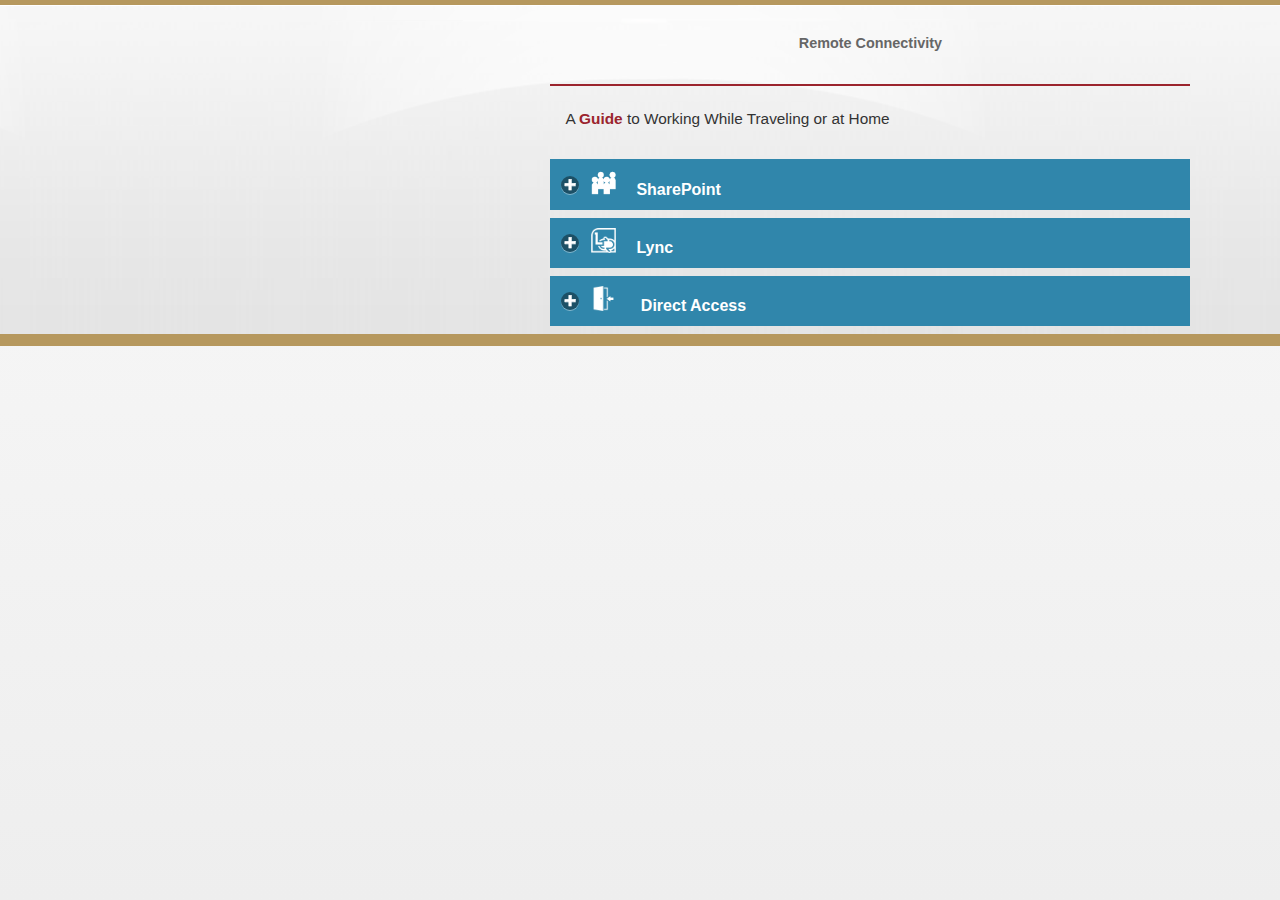
<file: index.html>
<!DOCTYPE html>
<html>
<head>
	<meta charset="utf-8">
	<meta name="viewport" content="width=device-width, initial-scale=1">
	<title>Remote Connectivity</title>
	<link rel="stylesheet"  href="css/themes/default/jquery.mobile-1.2.0.css" />
	<link rel="stylesheet" href="docs/_assets/css/jqm-docs.css" />
	<script src="js/jquery.js"></script>
	<script src="docs/_assets/js/jqm-docs.js"></script>
	<script src="js/jquery.mobile-1.2.0.js"></script>
	
</head>

<body>
<div data-role="page" class="type-home">
	<div data-role="content">
		
        <!-- Making the following div class="content-primary" reduces the width 50%.
        	 If the class name is removed, the page content takes up the entire width of the screen.
        -->
		<div class="content-primary" style="padding:0 2% 0 2%;">  

			<div id="jqm-homeheader">

				<p>Remote Connectivity</p>
			</div>


			<p class="intro">A <strong>Guide</strong> to Working While Traveling or at Home</p>
            
<div data-role="collapsible" data-theme="f" data-content-theme="c">
<h2><img src="./docs/_assets/images/sharepoint.png" width="25" height="25" style="margin-right:20px; border:none;" />SharePoint</h2>            
			<ul data-role="listview">
				<li><a href="docs/about/activateRibbon.html">Activate Ribbon</a></li>
				<li><a href="docs/about/newCustomer.html">New Customer Button</a></li>
				<li><a href="docs/about/collectingInformation.html">Collecting Information</a></li>
				<li><a href="docs/about/contactMethods.html">Contact Methods</a></li>
			</ul>
</div>            

<div data-role="collapsible" data-theme="f" data-content-theme="c">
<h2><img src="./docs/_assets/images/lync.png" width="25" height="25" style="margin-right:20px; border:none;" />Lync</h2>
            
            <ul data-role="listview">
				<li><a href="#">Search for Records</a></li>
			</ul>
</div>
            
<div data-role="collapsible" data-theme="f" data-content-theme="c">
<h2><img src="./docs/_assets/images/directaccess.png" width="25" height="25" style="margin-right:20px; border:none;" /> Direct Access</h2>
            <ul data-role="listview">            
				<li><a href="#">Look Up a Service Activity</a></li>
			</ul>
</div>            

		</div><!--/content-primary-->

	</div>

	<div data-role="footer" class="footer-docs" data-theme="g">
	</div>

</div>
</body>
</html>
</file>
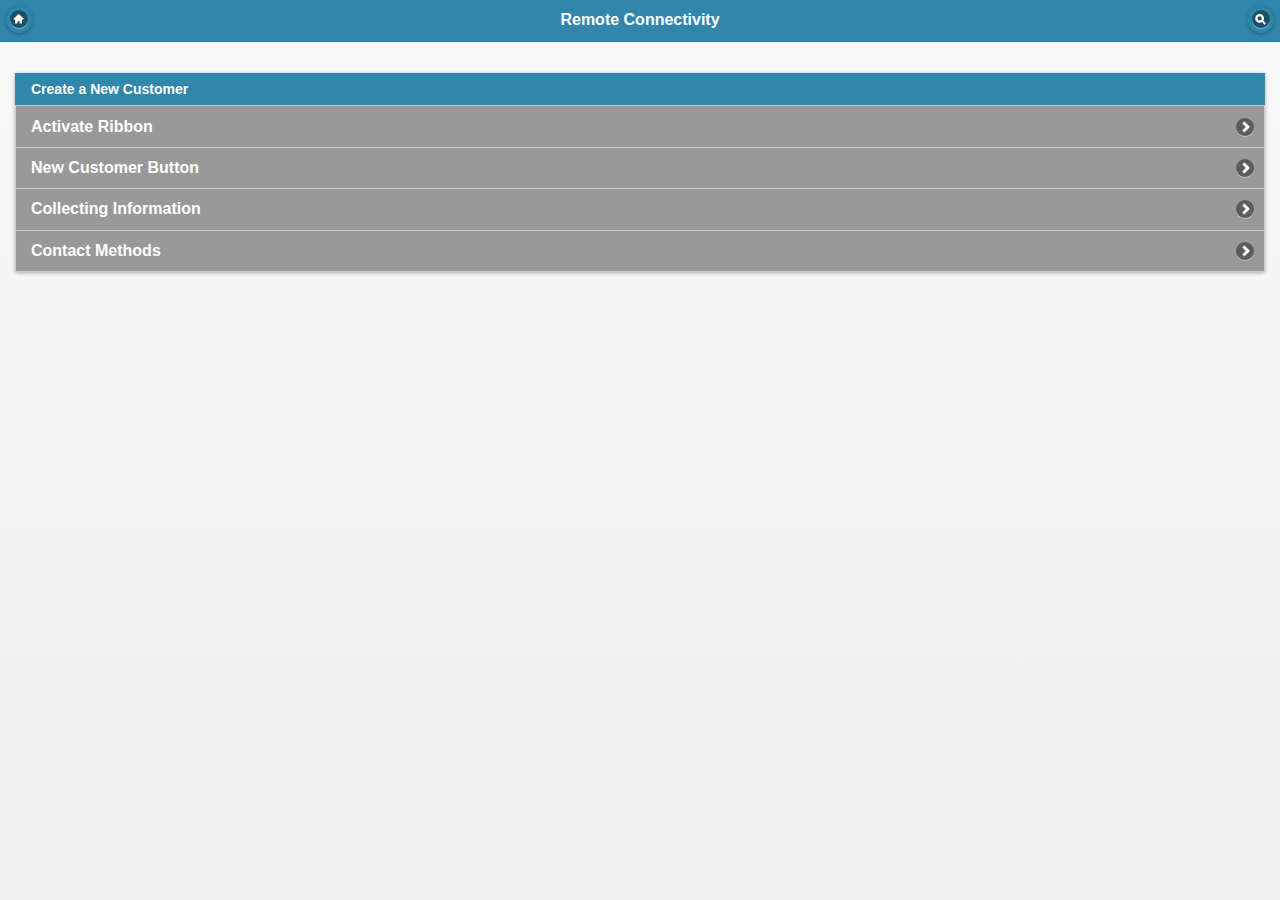
<file: docs/about/index.html>
<!DOCTYPE html>
<html>
<head>
	<meta charset="utf-8">
	<meta name="viewport" content="width=device-width, initial-scale=1">
	<title>Remote Connectivity</title>
	<link rel="stylesheet"  href="../../css/themes/default/jquery.mobile-1.2.0.css" />
	<link rel="stylesheet" href="../_assets/css/jqm-docs.css"/>

	<script src="../../js/jquery.js"></script>
	<script src="../../docs/_assets/js/jqm-docs.js"></script>
	<script src="../../js/jquery.mobile-1.2.0.js"></script>

</head>
<body> 

	<div data-role="page" class="type-index">

<div data-role="header" data-theme="f">
	<h1>Remote Connectivity</h1>
	<a href="../../" data-icon="home" data-iconpos="notext" data-direction="reverse">Home</a>
	<a href="../nav.html" data-icon="search" data-iconpos="notext" data-rel="dialog" data-transition="fade">Search</a>
</div>

<div data-role="content">
	<ul data-role="listview" data-inset="true" data-theme="c" data-dividertheme="f">
		<li data-role="list-divider">Create a New Customer</li>
		<li><a href="activateRibbon.html">Activate Ribbon</a></li>
		<li><a href="newCustomer.html">New Customer Button</a></li>
		<li><a href="collectingInformation.html">Collecting Information</a></li>
		<li><a href="contactMethods.html">Contact Methods</a></li>
	</ul>
</div>

</div>
</body>
</html>
</file>
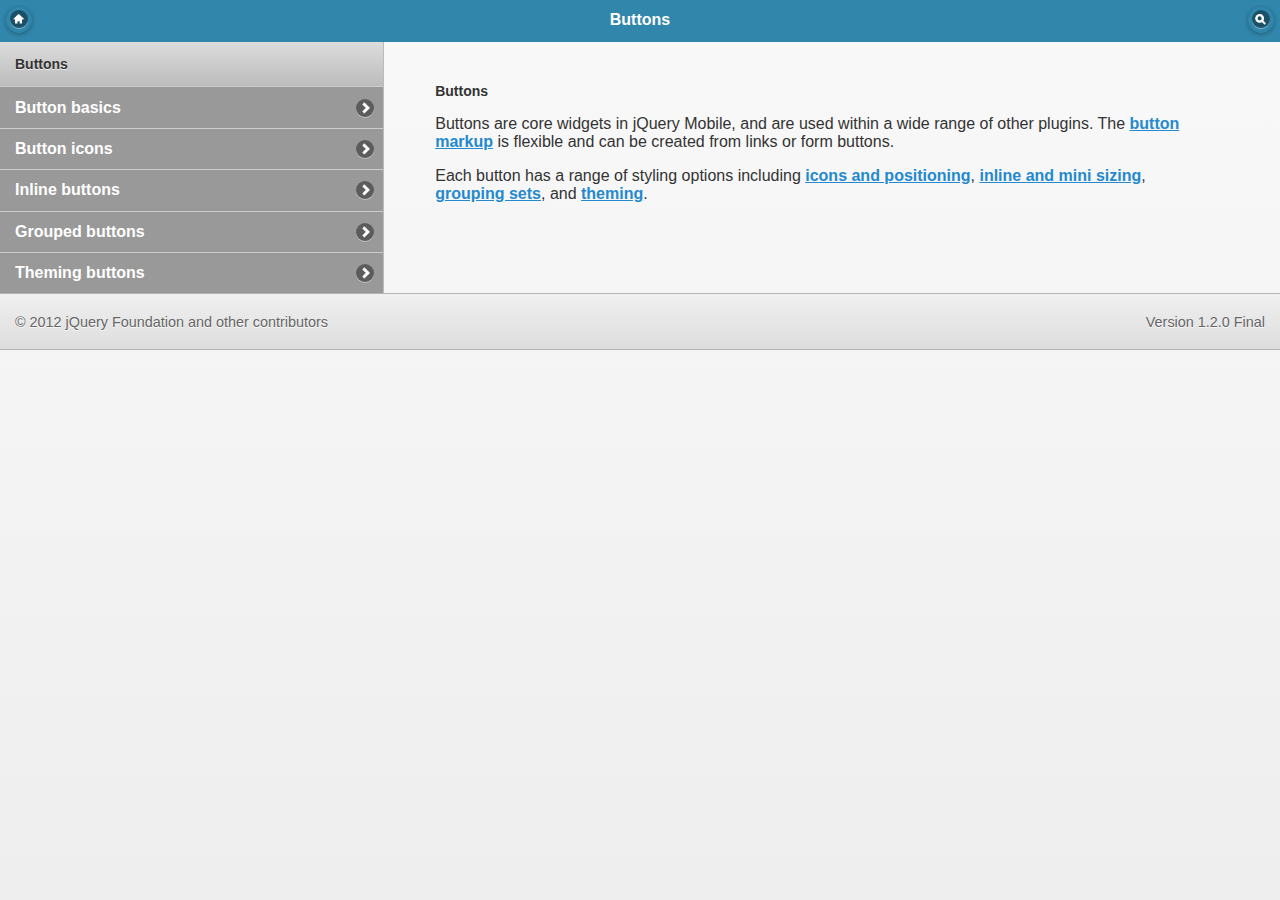
<file: docs/buttons/index.html>
<!DOCTYPE html> 
<html>
	<head>
	<meta charset="utf-8">
	<meta name="viewport" content="width=device-width, initial-scale=1"> 
	<title>jQuery Mobile Docs - Buttons</title> 
	<link rel="stylesheet"  href="../../css/themes/default/jquery.mobile-1.2.0.css" />  
	<link rel="stylesheet" href="../_assets/css/jqm-docs.css"/>

	<script src="../../js/jquery.js"></script>
	<script src="../../docs/_assets/js/jqm-docs.js"></script>
	<script src="../../js/jquery.mobile-1.2.0.js"></script>

</head> 
<body> 

	<div data-role="page" class="type-interior">

		<div data-role="header" data-theme="f">
		<h1>Buttons</h1>
		<a href="../../" data-icon="home" data-iconpos="notext" data-direction="reverse">Home</a>
		<a href="../nav.html" data-icon="search" data-iconpos="notext" data-rel="dialog" data-transition="fade">Search</a>
	</div><!-- /header -->

	<div data-role="content">
		<div class="content-primary">
			<h2>Buttons</h2>
			<p>Buttons are core widgets in jQuery Mobile, and are used within a wide range of other plugins. The <a href="buttons-types.html"> button markup</a> is flexible and can be created from links or form buttons.</p>
			<p>Each button has a range of styling options including <a href="buttons-icons.html">icons and positioning</a>, <a href="buttons-inline.html">inline and mini sizing</a>, <a href="buttons-grouped.html">grouping sets</a>, and <a href="buttons-themes.html">theming</a>.</p>
			
      </div>
		<!--/content-primary -->

				<div class="content-secondary">

					<div data-role="collapsible" data-collapsed="true" data-theme="b" data-content-theme="d">

							<h3>In this section</h3>

							<ul data-role="listview" data-theme="c" data-dividertheme="d">
								<li data-role="list-divider">Buttons</li>
								<li><a href="buttons-types.html">Button basics</a></li>
								<li><a href="buttons-icons.html">Button icons</a></li>
								<li><a href="buttons-inline.html">Inline buttons</a></li>
								<li><a href="buttons-grouped.html">Grouped buttons</a></li>
								<li><a href="buttons-themes.html">Theming buttons</a></li>
							</ul>
					</div>
				</div>

			</div><!-- /content -->

			<div data-role="footer" class="footer-docs" data-theme="c">
					<p class="jqm-version"></p>
				<p>&copy; 2012 jQuery Foundation and other contributors</p>
			</div>

			</div><!-- /page -->

</body>
</html>
</file>
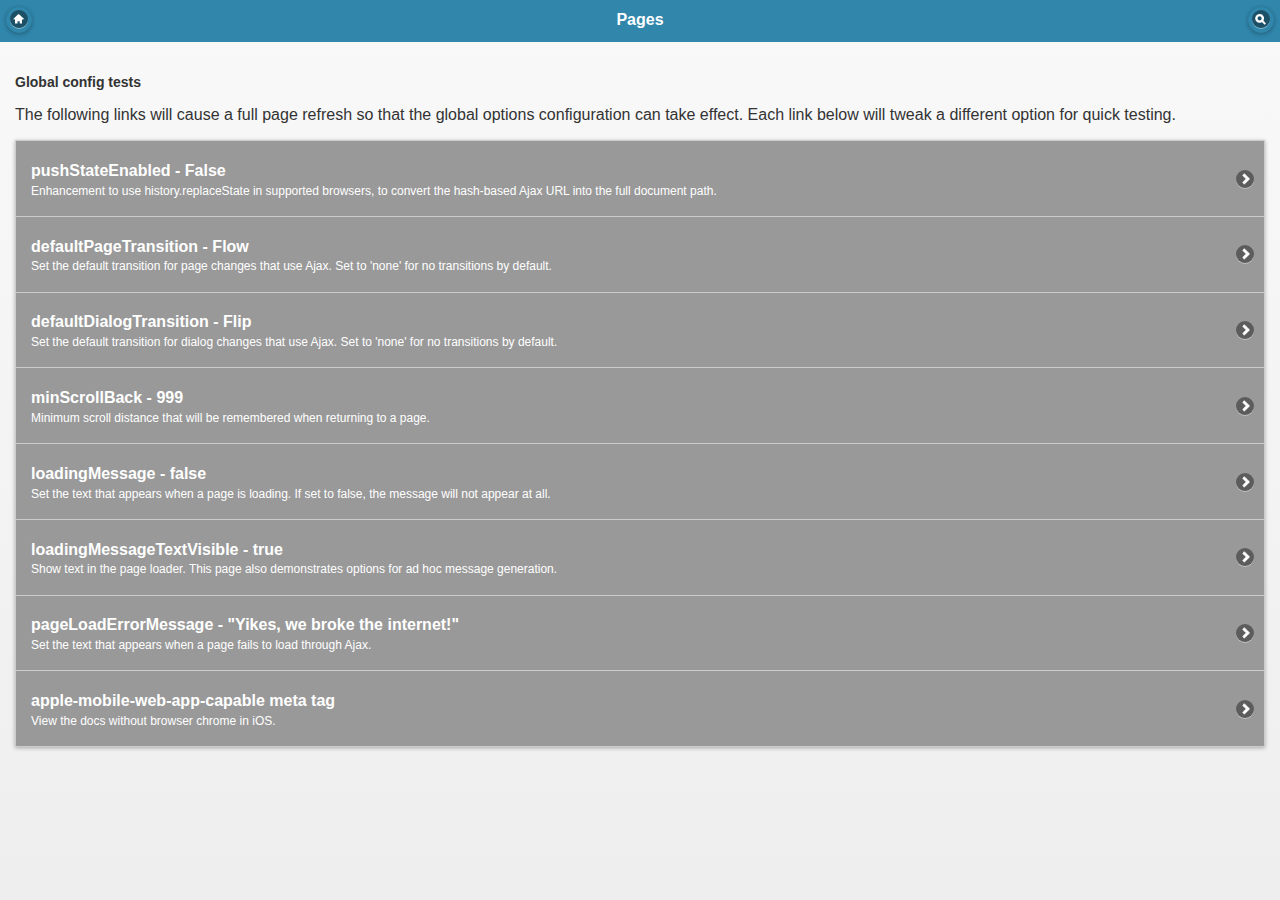
<file: docs/config/index.html>
<!DOCTYPE html> 
<html>
	<head>
	<meta charset="utf-8">
	<meta name="viewport" content="width=device-width, initial-scale=1"> 
	<title>jQuery Mobile Docs - Configuration</title> 
	<link rel="stylesheet"  href="../../css/themes/default/jquery.mobile-1.2.0.css" />  
	<link rel="stylesheet" href="../_assets/css/jqm-docs.css"/>

	<script src="../../js/jquery.js"></script>
	<script src="../../docs/_assets/js/jqm-docs.js"></script>
	<script src="../../js/jquery.mobile-1.2.0.js"></script>

</head> 
<body> 

	<div data-role="page" class="type-index">

		<div data-role="header" data-theme="f">
		<h1>Pages</h1>
		<a href="../../" data-icon="home" data-iconpos="notext" data-direction="reverse">Home</a>
		<a href="../nav.html" data-icon="search" data-iconpos="notext" data-rel="dialog" data-transition="fade">Search</a>
	</div><!-- /header -->

	<div data-role="content">
				<h2>Global config tests</h2>
				<p>The following links will cause a full page refresh so that the global options configuration can take effect. Each link below will tweak a different option for quick testing.</p>

			
		<ul data-role="listview" data-inset="true">
			<li>
				<a href="pushState.html" data-ajax="false">
				<h3>pushStateEnabled - False</h3>
				<p>Enhancement to use history.replaceState in supported browsers, to convert the hash-based Ajax URL into the full document path. </p>
				</a>
			</li>
			<li>
				<a href="pageTransition.html" data-ajax="false">
				<h3>defaultPageTransition - Flow</h3>
				<p>Set the default transition for page changes that use Ajax. Set to 'none' for no transitions by default.</p>
				</a>
			</li>
			<li>
				<a href="dialogTransition.html" data-ajax="false">
				<h3>defaultDialogTransition - Flip</h3>
				<p>Set the default transition for dialog changes that use Ajax. Set to 'none' for no transitions by default.</p>
				</a>
			</li>
			<li>
				<a href="minScrollBack.html" data-ajax="false">
				<h3>minScrollBack - 999</h3>
				<p>Minimum scroll distance that will be remembered when returning to a page.</p>
				</a>
			</li>
			<li>
				<a href="loadingMessage.html" data-ajax="false">
				<h3>loadingMessage - false</h3>
				<p>Set the text that appears when a page is loading. If set to false, the message will not appear at all.</p>
				</a>
			</li>
			<li>
				<a href="loadingMessageTextVisible.html" data-ajax="false">
				<h3>loadingMessageTextVisible - true</h3>
				<p>Show text in the page loader.  This page also demonstrates options for ad hoc message generation.</p>
				</a>
			</li>
			<li>
				<a href="pageLoadErrorMessage.html" data-ajax="false">
				<h3>pageLoadErrorMessage - "Yikes, we broke the internet!"</h3>
				<p>Set the text that appears when a page fails to load through Ajax.</p>
				</a>
			</li>
			<li>
				<a href="iOSFullscreen.html" data-ajax="false">
				<h3>apple-mobile-web-app-capable meta tag</h3>
				<p>View the docs without browser chrome in iOS.</p>
				</a>
			</li>
		</ul>
		

		</div><!-- /ui-body wrapper -->	
</div><!-- /page -->

</body>
</html>
</file>
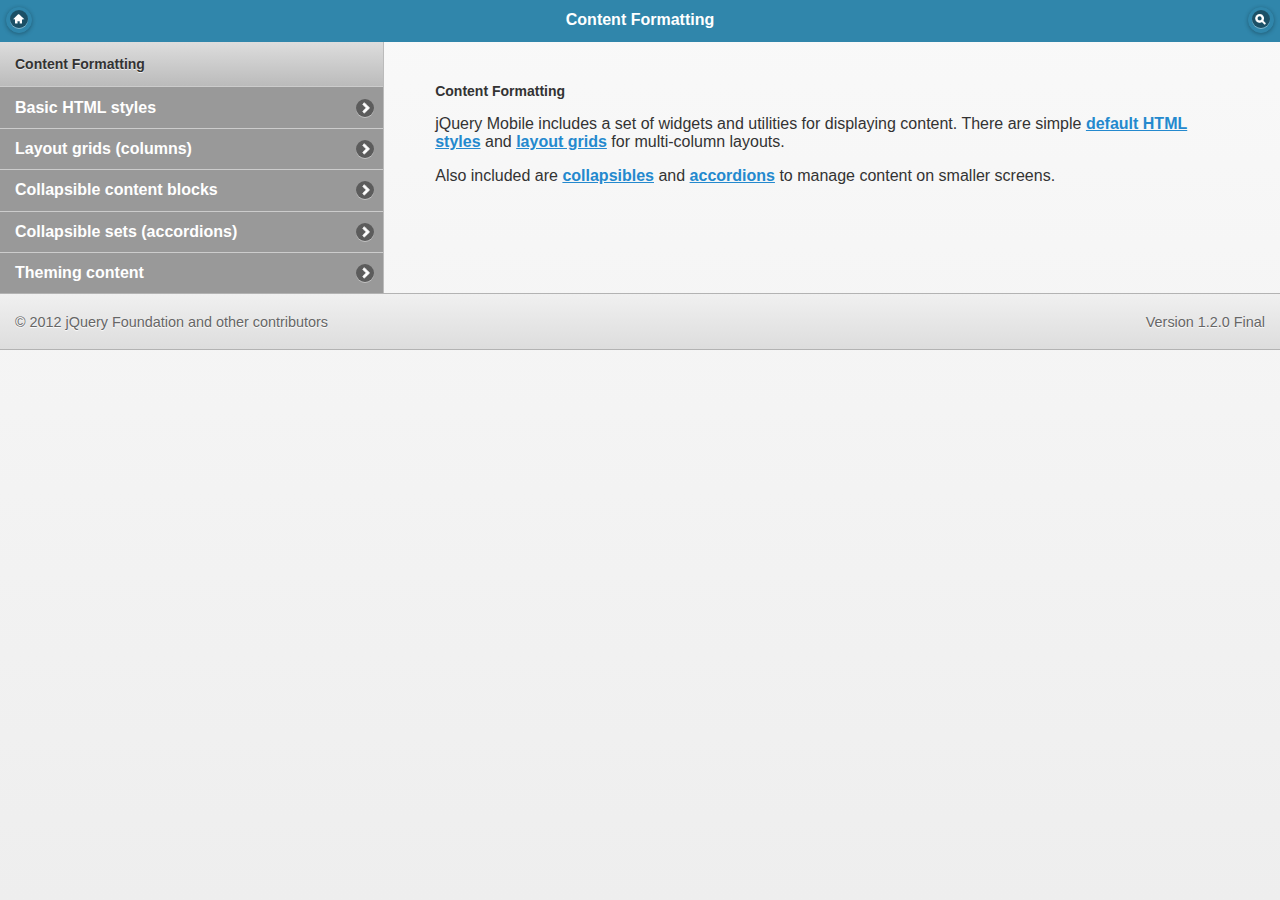
<file: docs/content/index.html>
<!DOCTYPE html> 
<html>
	<head>
	<meta charset="utf-8">
	<meta name="viewport" content="width=device-width, initial-scale=1"> 
	<title>jQuery Mobile Docs - Content Formatting</title> 
	<link rel="stylesheet"  href="../../css/themes/default/jquery.mobile-1.2.0.css" />  
	<link rel="stylesheet" href="../_assets/css/jqm-docs.css"/>

	<script src="../../js/jquery.js"></script>
	<script src="../../docs/_assets/js/jqm-docs.js"></script>
	<script src="../../js/jquery.mobile-1.2.0.js"></script>

</head> 
<body> 

	<div data-role="page" class="type-interior">

		<div data-role="header" data-theme="f">
		<h1>Content Formatting</h1>
		<a href="../../" data-icon="home" data-iconpos="notext" data-direction="reverse">Home</a>
		<a href="../nav.html" data-icon="search" data-iconpos="notext" data-rel="dialog" data-transition="fade">Search</a>
	</div><!-- /header -->

	<div data-role="content">
		<div class="content-primary">
			<h2>Content Formatting</h2>
			<p>jQuery Mobile includes a set of widgets and utilities for displaying content. There are simple <a href="content-html.html"> default HTML styles</a> and <a href="content-grids.html">layout grids</a> for multi-column layouts.</p>
			<p>Also included are <a href="content-collapsible.html">collapsibles</a> and <a href="content-collapsible-set.html">accordions</a> to manage content on smaller screens. </p>
      </div>
		<!--/content-primary -->

				<div class="content-secondary">

					<div data-role="collapsible" data-collapsed="true" data-theme="b" data-content-theme="d">

							<h3>In this section</h3>

							<ul data-role="listview" data-theme="c" data-dividertheme="d">
								<li data-role="list-divider">Content Formatting</li>
								<li><a href="content-html.html">Basic HTML styles</a></li>
								<li><a href="content-grids.html">Layout grids (columns)</a></li>
								<li><a href="content-collapsible.html">Collapsible content blocks</a></li>
								<li><a href="content-collapsible-set.html">Collapsible sets (accordions)</a></li>
								<li><a href="content-themes.html">Theming content</a></li>
							</ul>
					</div>
				</div>

			</div><!-- /content -->

			<div data-role="footer" class="footer-docs" data-theme="c">
					<p class="jqm-version"></p>
				<p>&copy; 2012 jQuery Foundation and other contributors</p>
			</div>

			</div><!-- /page -->

</body>
</html>
</file>
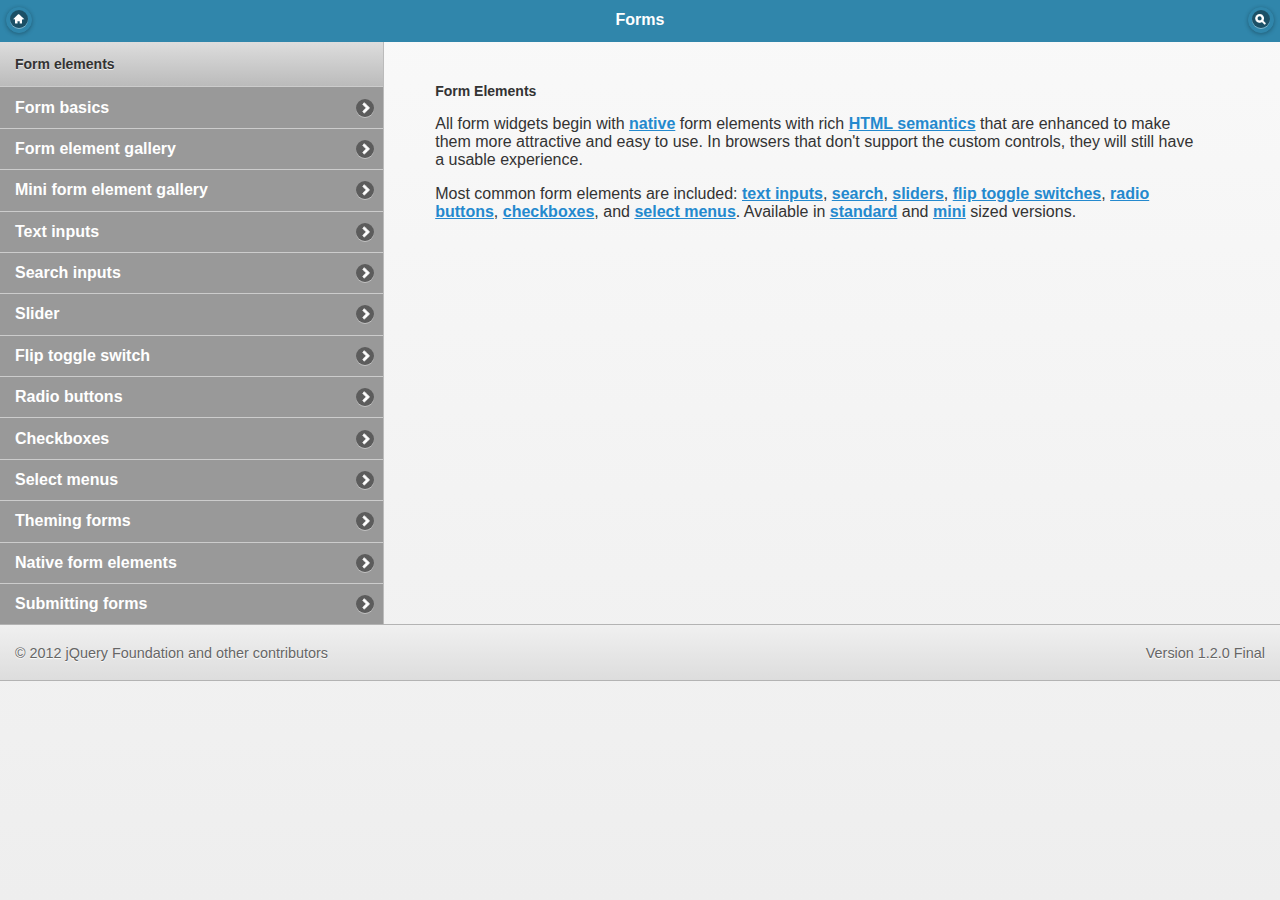
<file: docs/forms/index.html>
<!DOCTYPE html> 
<html>
	<head>
	<meta charset="utf-8">
	<meta name="viewport" content="width=device-width, initial-scale=1"> 
	<title>jQuery Mobile Docs - Forms</title> 
	<link rel="stylesheet"  href="../../css/themes/default/jquery.mobile-1.2.0.css" />  
	<link rel="stylesheet" href="../_assets/css/jqm-docs.css"/>

	<script src="../../js/jquery.js"></script>
	<script src="../../docs/_assets/js/jqm-docs.js"></script>
	<script src="../../js/jquery.mobile-1.2.0.js"></script>

</head> 
<body> 

	<div data-role="page" class="type-interior">

		<div data-role="header" data-theme="f">
		<h1>Forms</h1>
		<a href="../../" data-icon="home" data-iconpos="notext" data-direction="reverse">Home</a>
		<a href="../nav.html" data-icon="search" data-iconpos="notext" data-rel="dialog" data-transition="fade">Search</a>
	</div><!-- /header -->

	<div data-role="content">
		<div class="content-primary">
			<h2>Form Elements</h2>
			<p>All form widgets begin with <a href="forms-all-native.html">native</a> form elements with rich  <a href="docs-forms.html">HTML semantics</a> that are enhanced to make them more attractive and easy to use. In browsers that don't support the custom controls, they will still have a usable experience.</p>
			<p>Most common form elements are included: <a href="textinputs/">text inputs</a>, <a href="search/">search</a>, <a href="slider/">sliders</a>, <a href="switch/">flip toggle switches</a>, <a href="radiobuttons/">radio buttons</a>, <a href="checkboxes/">checkboxes</a>, and <a href="selects/">select menus</a>. Available in <a href="forms-all.html">standard</a> and <a href="forms-all-mini.html">mini</a> sized versions.</p>
      </div>
		<!--/content-primary -->

				<div class="content-secondary">

					<div data-role="collapsible" data-collapsed="true" data-theme="b" data-content-theme="d">

							<h3>In this section</h3>

							<ul data-role="listview" data-theme="c" data-dividertheme="d">
								<li data-role="list-divider">Form elements</li>
								<li><a href="docs-forms.html">Form basics</a></li>
								<li><a href="forms-all.html">Form element gallery</a></li>
								<li><a href="forms-all-mini.html">Mini form element gallery</a></li>
								<li><a href="textinputs/">Text inputs</a></li>
								<li><a href="search/">Search inputs</a></li>
								<li><a href="slider/">Slider</a></li>
								<li><a href="switch/">Flip toggle switch</a></li>
								<li><a href="radiobuttons/">Radio buttons</a></li>
								<li><a href="checkboxes/">Checkboxes</a></li>
								<li><a href="selects/">Select menus</a></li>
								<li><a href="forms-themes.html">Theming forms</a></li>
								<li><a href="forms-all-native.html">Native form elements</a></li>
								<li><a href="forms-sample.html">Submitting forms</a></li>
							</ul>
					</div>
				</div>

			</div><!-- /content -->

			<div data-role="footer" class="footer-docs" data-theme="c">
					<p class="jqm-version"></p>
				<p>&copy; 2012 jQuery Foundation and other contributors</p>
			</div>

			</div><!-- /page -->

</body>
</html>
</file>
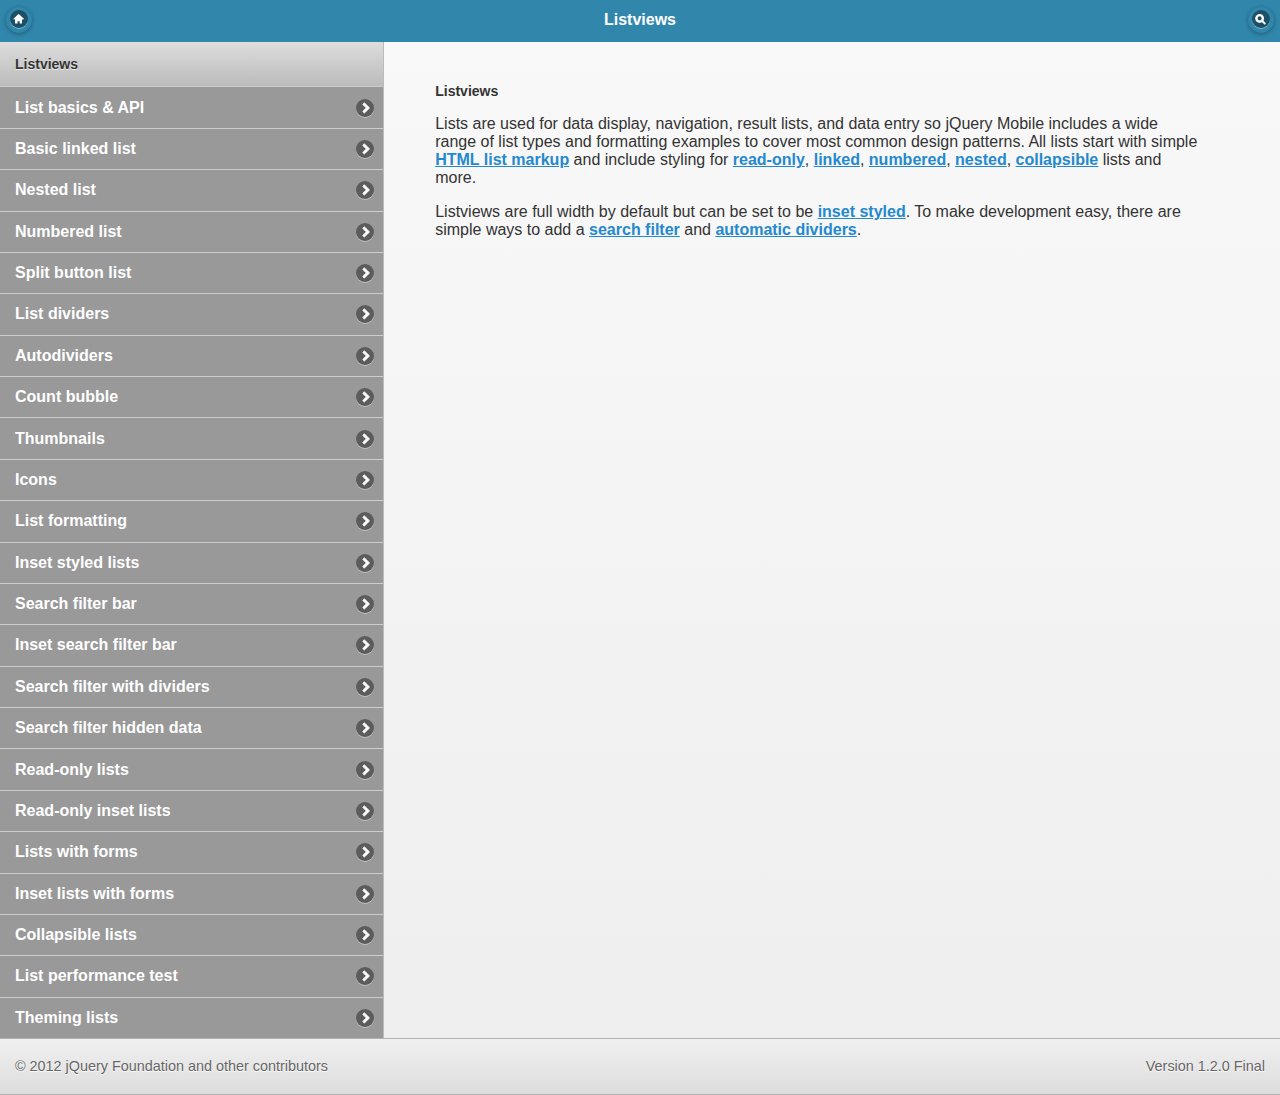
<file: docs/lists/index.html>
<!DOCTYPE html> 
<html>
	<head>
	<meta charset="utf-8">
	<meta name="viewport" content="width=device-width, initial-scale=1"> 
	<title>jQuery Mobile Docs - Listviews</title> 
	<link rel="stylesheet"  href="../../css/themes/default/jquery.mobile-1.2.0.css" />  
	<link rel="stylesheet" href="../_assets/css/jqm-docs.css"/>

	<script src="../../js/jquery.js"></script>
	<script src="../../docs/_assets/js/jqm-docs.js"></script>
	<script src="../../js/jquery.mobile-1.2.0.js"></script>

</head> 
<body> 

	<div data-role="page" class="type-interior">

		<div data-role="header" data-theme="f">
		<h1>Listviews</h1>
		<a href="../../" data-icon="home" data-iconpos="notext" data-direction="reverse">Home</a>
		<a href="../nav.html" data-icon="search" data-iconpos="notext" data-rel="dialog" data-transition="fade">Search</a>
	</div><!-- /header -->

	<div data-role="content">
		<div class="content-primary">
			<h2>Listviews</h2>
			<p>Lists are used for data display, navigation, result lists, and data entry so jQuery Mobile includes a wide range of list types and formatting examples to cover most common design patterns. All lists start with simple <a href="docs-lists.html">HTML list markup</a> and include styling for <a href="lists-readonly.html">read-only</a>, <a href="lists-all-full.html">linked</a>, <a href="lists-ol.html">numbered</a>, <a href="lists-nested.html">nested</a>, <a href="lists-collapsible.html">collapsible</a> lists and more.</p>
			<p>Listviews are full width by default but can be set to be <a href="lists-inset.html">inset styled</a>. To make development easy, there are simple ways to add a <a href="lists-search.html">search filter</a> and <a href="lists-autodividers.html">automatic dividers</a>.</p>
      </div>
		<!--/content-primary -->

				<div class="content-secondary">

					<div data-role="collapsible" data-collapsed="true" data-theme="b" data-content-theme="d">

							<h3>In this section</h3>

							<ul data-role="listview" data-theme="c" data-dividertheme="d">
								<li data-role="list-divider">Listviews</li>
								<li><a href="docs-lists.html">List basics &amp; API</a></li>
								<li><a href="lists-ul.html">Basic linked list</a></li>
								<li><a href="lists-nested.html">Nested list</a></li>
								<li><a href="lists-ol.html">Numbered list</a></li>

								<li><a href="lists-split.html">Split button list</a></li>	
								<li><a href="lists-divider.html">List dividers</a></li>
								<li><a href="lists-autodividers.html">Autodividers</a></li>
								<li><a href="lists-count.html">Count bubble</a></li>
								<li><a href="lists-thumbnails.html">Thumbnails</a></li>
								<li><a href="lists-icons.html">Icons</a></li>
								<li><a href="lists-formatting.html">List formatting</a></li>
								<li><a href="lists-inset.html">Inset styled lists</a></li>

								<li><a href="lists-search.html">Search filter bar</a></li>
								<li><a href="lists-search-inset.html">Inset search filter bar</a></li>
								<li><a href="lists-search-with-dividers.html">Search filter with dividers</a></li>
								<li><a href="lists-search-filtertext.html">Search filter hidden data</a></li>

								<li><a href="lists-readonly.html">Read-only lists</a></li>
								<li><a href="lists-readonly-inset.html">Read-only inset lists</a></li>
								<li><a href="lists-forms.html">Lists with forms</a></li>
								<li><a href="lists-forms-inset.html">Inset lists with forms</a></li>

								<li><a href="lists-collapsible.html">Collapsible lists</a></li>

								<li><a href="lists-performance.html">List performance test</a></li>
								<li><a href="lists-themes.html">Theming lists</a></li>
							</ul>
					</div>
				</div>

			</div><!-- /content -->

			<div data-role="footer" class="footer-docs" data-theme="c">
					<p class="jqm-version"></p>
				<p>&copy; 2012 jQuery Foundation and other contributors</p>
			</div>

			</div><!-- /page -->

</body>
</html>
</file>
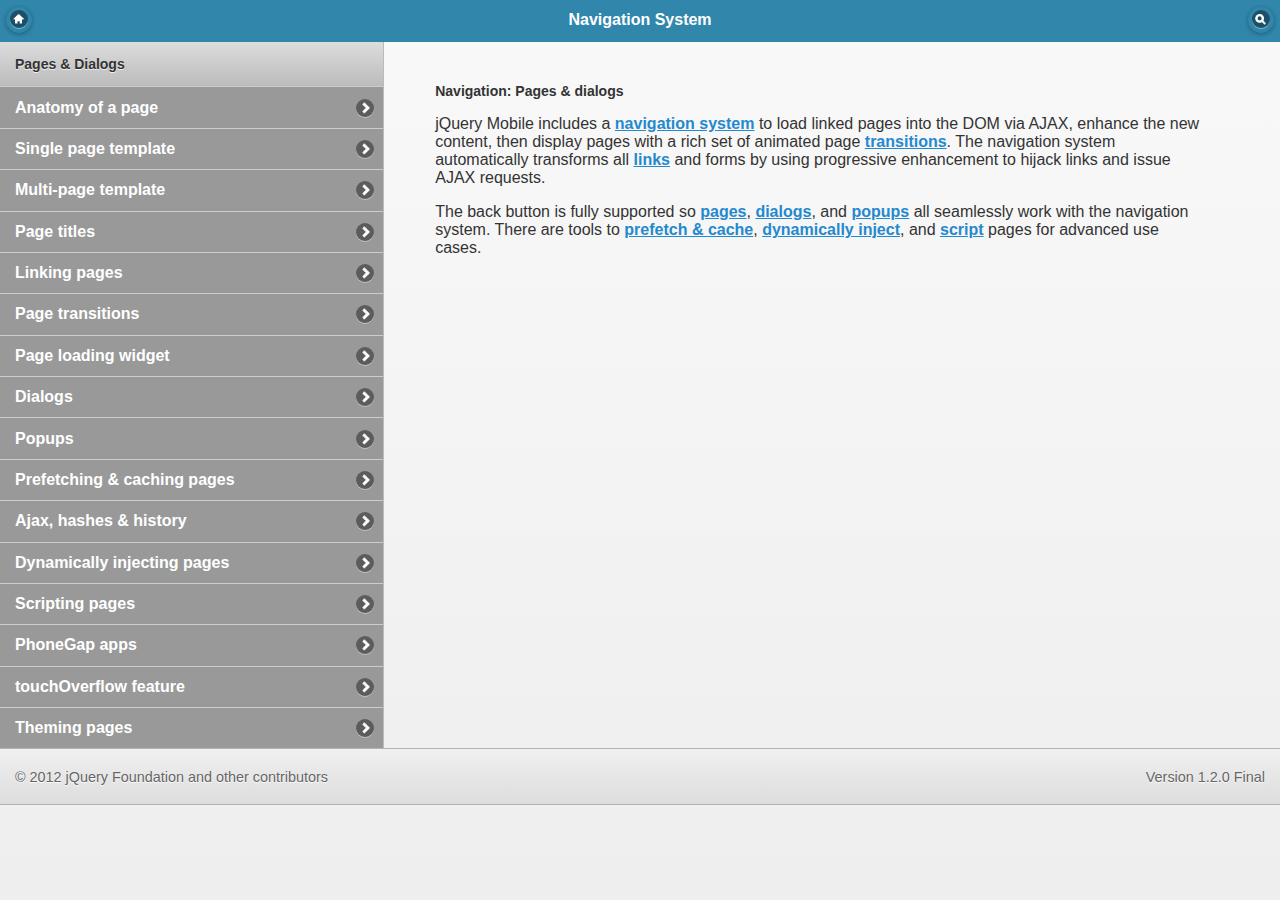
<file: docs/pages/index.html>
<!DOCTYPE html> 
<html>
	<head>
	<meta charset="utf-8">
	<meta name="viewport" content="width=device-width, initial-scale=1"> 
	<title>jQuery Mobile Docs - Pages</title> 
	<link rel="stylesheet"  href="../../css/themes/default/jquery.mobile-1.2.0.css" />  
	<link rel="stylesheet" href="../_assets/css/jqm-docs.css"/>

	<script src="../../js/jquery.js"></script>
	<script src="../../docs/_assets/js/jqm-docs.js"></script>
	<script src="../../js/jquery.mobile-1.2.0.js"></script>

</head> 
<body> 

	<div data-role="page" class="type-interior">

		<div data-role="header" data-theme="f">
		<h1>Navigation System</h1>
		<a href="../../" data-icon="home" data-iconpos="notext" data-direction="reverse">Home</a>
		<a href="../nav.html" data-icon="search" data-iconpos="notext" data-rel="dialog" data-transition="fade">Search</a>
	</div><!-- /header -->

	<div data-role="content">
		<div class="content-primary">
			<h2>Navigation: Pages &amp; dialogs</h2>
			<p>jQuery Mobile includes a <a href="page-navmodel.html">navigation system</a> to load linked pages into the DOM via AJAX, enhance the new content, then display pages with a rich set of animated page <a href="page-transitions.html">transitions</a>. The navigation system automatically transforms all <a href="page-links.html">links</a> and forms by using progressive enhancement to hijack links and issue AJAX requests. </p>
			<p>The back button is fully supported so <a href="page-anatomy.html">pages</a>, <a href="dialog/index.html">dialogs</a>, and <a href="popup/index.html">popups</a> all seamlessly work with the navigation system. There are tools to <a href="page-cache.html">prefetch &amp; cache</a>, <a href="page-dynamic.html">dynamically inject</a>, and <a href="page-scripting.html">script</a> pages for advanced use cases.</p>
      </div>
		<!--/content-primary -->

				<div class="content-secondary">

					<div data-role="collapsible" data-collapsed="true" data-theme="b" data-content-theme="d">

							<h3>In this section</h3>

							<ul data-role="listview" data-theme="c" data-dividertheme="d">

								<li data-role="list-divider">Pages &amp; Dialogs</li>
								<li><a href="page-anatomy.html">Anatomy of a page</a></li>
								<li><a href="page-template.html" data-ajax="false">Single page template</a></li>
								<li><a href="multipage-template.html" data-ajax="false">Multi-page template</a></li>
								<li><a href="page-titles.html">Page titles</a></li>
								<li><a href="page-links.html">Linking pages</a></li>
								<li><a href="page-transitions.html">Page transitions</a></li>
								<li><a href="loader.html">Page loading widget</a></li>
								<li><a href="dialog/index.html">Dialogs</a></li>
								<li><a href="popup/index.html">Popups</a></li>
								<li><a href="page-cache.html">Prefetching &amp; caching pages</a></li>
								<li><a href="page-navmodel.html">Ajax, hashes &amp; history</a></li>
								<li><a href="page-dynamic.html">Dynamically injecting pages</a></li>
								<li><a href="page-scripting.html">Scripting pages</a></li>
								<li><a href="phonegap.html">PhoneGap apps</a></li>
								<li><a href="touchoverflow.html">touchOverflow feature</a></li>
								<li><a href="pages-themes.html">Theming pages</a></li>
							</ul>
					</div>
				</div>

			</div><!-- /content -->

			<div data-role="footer" class="footer-docs" data-theme="c">
					<p class="jqm-version"></p>
				<p>&copy; 2012 jQuery Foundation and other contributors</p>
			</div>

			</div><!-- /page -->

</body>
</html>
</file>
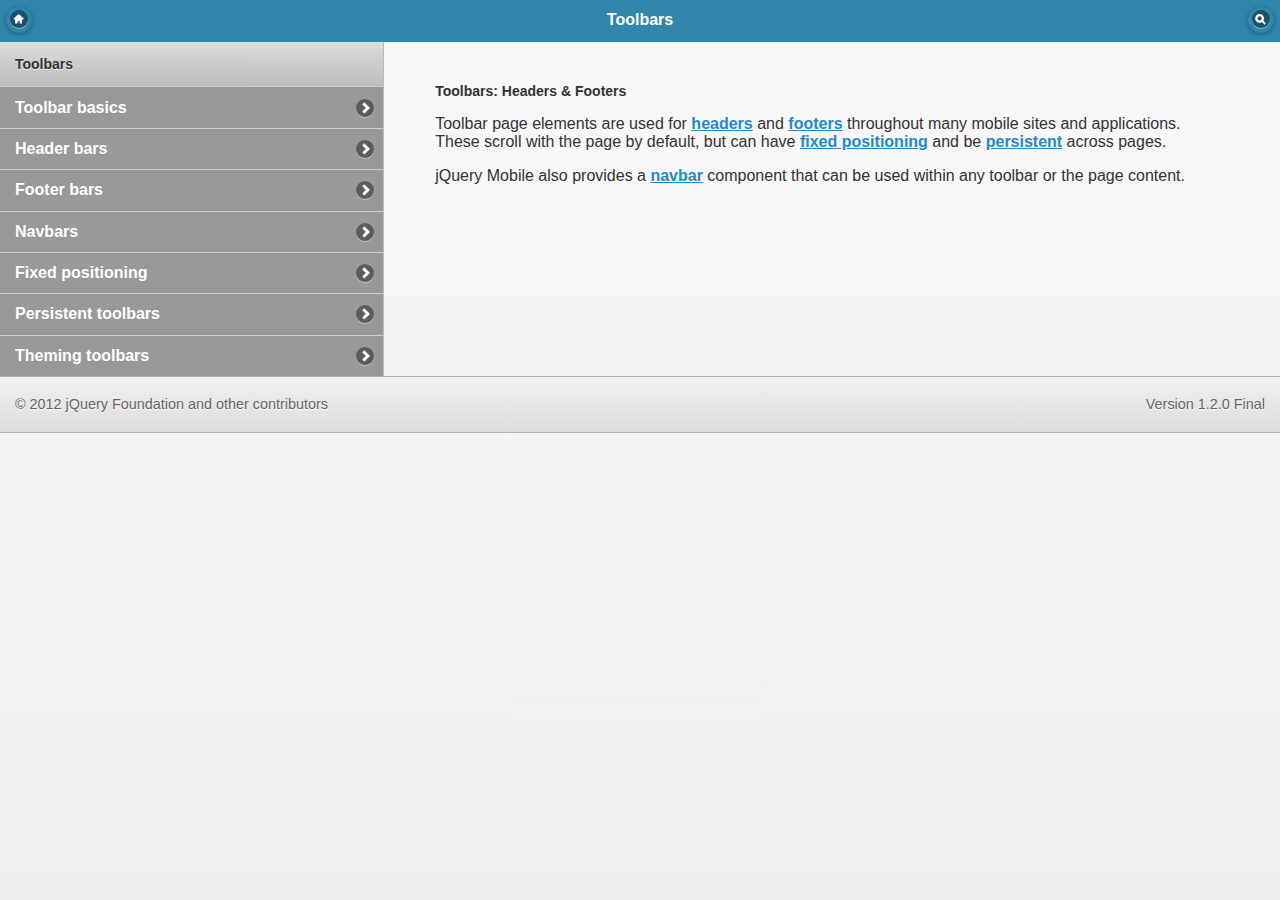
<file: docs/toolbars/index.html>
<!DOCTYPE html> 
<html>
	<head>
	<meta charset="utf-8">
	<meta name="viewport" content="width=device-width, initial-scale=1"> 
	<title>jQuery Mobile Docs - Toolbars</title> 
	<link rel="stylesheet"  href="../../css/themes/default/jquery.mobile-1.2.0.css" />  
	<link rel="stylesheet" href="../_assets/css/jqm-docs.css"/>

	<script src="../../js/jquery.js"></script>
	<script src="../../docs/_assets/js/jqm-docs.js"></script>
	<script src="../../js/jquery.mobile-1.2.0.js"></script>

</head> 
<body> 

	<div data-role="page" class="type-interior">

		<div data-role="header" data-theme="f">
		<h1>Toolbars</h1>
		<a href="../../" data-icon="home" data-iconpos="notext" data-direction="reverse">Home</a>
		<a href="../nav.html" data-icon="search" data-iconpos="notext" data-rel="dialog" data-transition="fade">Search</a>
	</div><!-- /header -->

	<div data-role="content">
		<div class="content-primary">
			<h2>Toolbars: Headers &amp; Footers</h2>
			<p>Toolbar page elements are used for <a href="docs-headers.html">headers</a> and <a href="docs-footers.html">footers</a> throughout many mobile sites and applications. These scroll with the page by default, but can have <a href="bars-fixed.html">fixed positioning</a> and be <a href="footer-persist-a.html">persistent</a> across pages.</p>
			<p>jQuery Mobile also provides a <a href="docs-navbar.html">navbar</a> component that can be used within any toolbar or the page content.</p>
      </div>
		<!--/content-primary -->

				<div class="content-secondary">

					<div data-role="collapsible" data-collapsed="true" data-theme="b" data-content-theme="d">

							<h3>In this section</h3>

							<ul data-role="listview" data-theme="c" data-dividertheme="d">
								<li data-role="list-divider">Toolbars</li>
								<li><a href="docs-bars.html">Toolbar basics</a></li>
								<li><a href="docs-headers.html">Header bars</a></li>
								<li><a href="docs-footers.html">Footer bars</a></li>
								<li><a href="docs-navbar.html">Navbars</a></li>
								<li><a href="bars-fixed.html">Fixed positioning</a></li>
								<li><a href="footer-persist-a.html">Persistent toolbars</a></li>
								<li><a href="bars-themes.html">Theming toolbars</a></li>
								<!--<li><a href="api-bars.html">API documentation</a></li>-->
							</ul>
					</div>
				</div>

			</div><!-- /content -->

			<div data-role="footer" class="footer-docs" data-theme="c">
					<p class="jqm-version"></p>
				<p>&copy; 2012 jQuery Foundation and other contributors</p>
			</div>

			</div><!-- /page -->

</body>
</html>
</file>
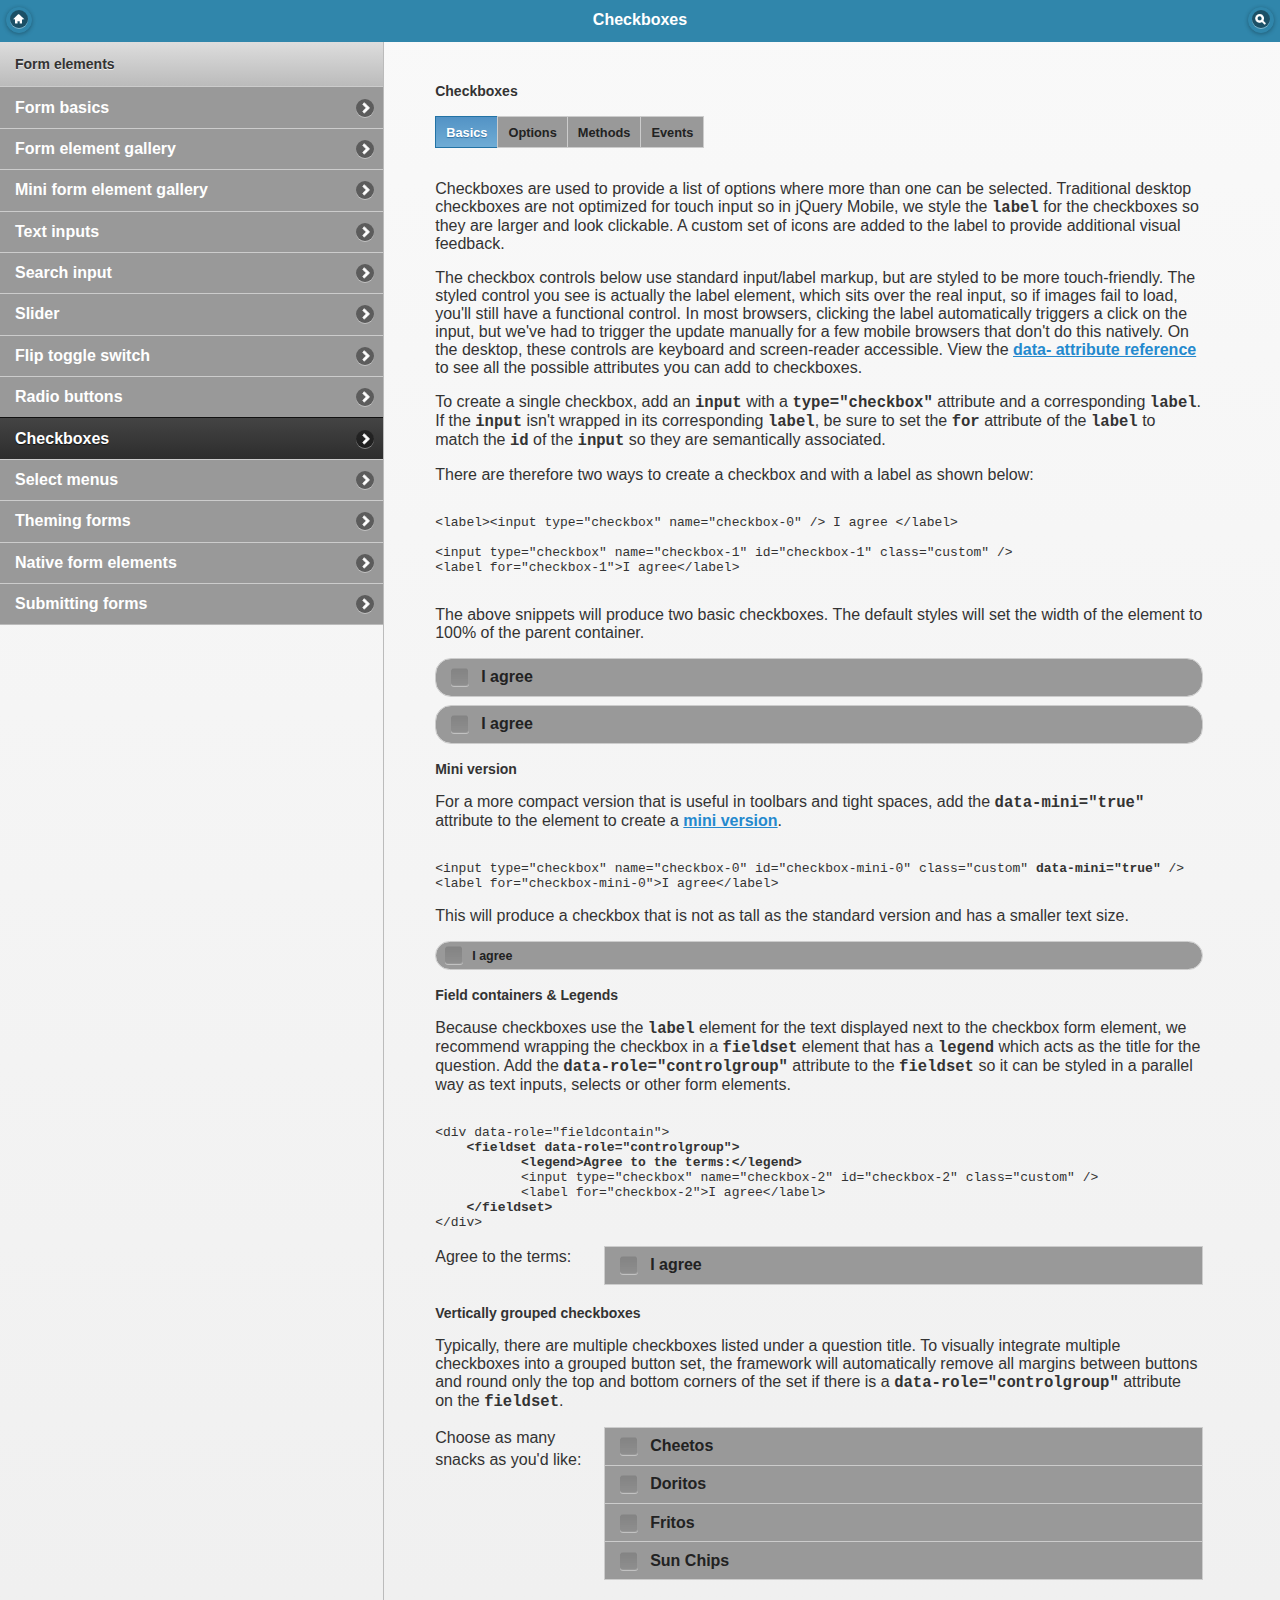
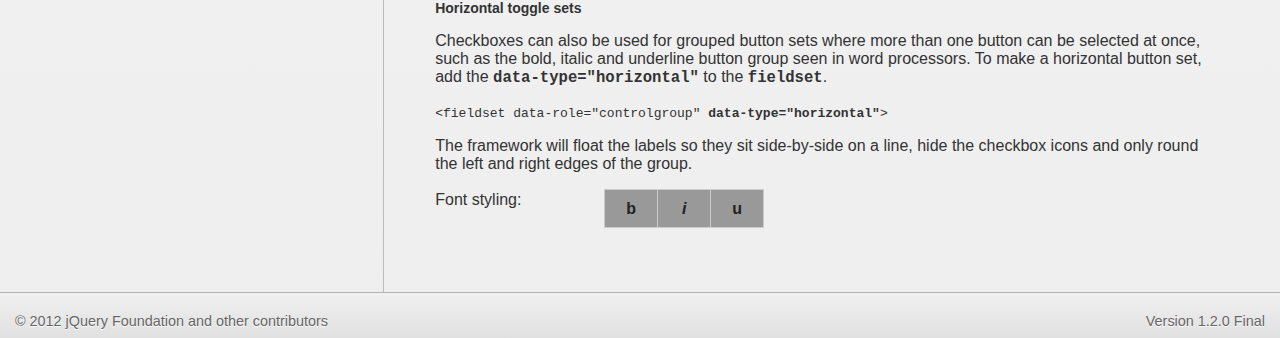
<file: docs/forms/checkboxes/index.html>
<!DOCTYPE html> 
<html>
	<head>
	<meta charset="utf-8">
	<meta name="viewport" content="width=device-width, initial-scale=1"> 
	<title>jQuery Mobile Docs - Checkboxes</title> 
	<link rel="stylesheet"  href="../../../css/themes/default/jquery.mobile-1.2.0.css" />
	<link rel="stylesheet" href="../../_assets/css/jqm-docs.css"/>
	<script src="../../../js/jquery.js"></script>
	<script src="../../../docs/_assets/js/jqm-docs.js"></script>
	<script src="../../../js/jquery.mobile-1.2.0.js"></script>

</head> 
<body> 

	<div data-role="page" class="type-interior">

		<div data-role="header" data-theme="f">
		<h1>Checkboxes</h1>
		<a href="../../../" data-icon="home" data-iconpos="notext" data-direction="reverse">Home</a>
		<a href="../../nav.html" data-icon="search" data-iconpos="notext" data-rel="dialog" data-transition="fade">Search</a>
	</div><!-- /header -->

	<div data-role="content">
		<div class="content-primary">
		
		<form action="#" method="get">

		<h2>Checkboxes</h2>

    <ul data-role="controlgroup" data-type="horizontal" class="localnav">
      <li><a href="index.html" data-role="button" data-transition="fade" class="ui-btn-active">Basics</a></li>
      <li><a href="options.html" data-role="button" data-transition="fade">Options</a></li>
      <li><a href="methods.html" data-role="button" data-transition="fade">Methods</a></li>
      <li><a href="events.html" data-role="button" data-transition="fade">Events</a></li>
    </ul>

		<p>Checkboxes are used to provide a list of options where more than one can be selected. Traditional desktop checkboxes are not optimized for touch input so in jQuery Mobile, we style the <code>label</code> for the checkboxes so they are larger and look clickable. A custom set of icons are added to the label to provide additional visual feedback.</p>
		
		<p>The checkbox controls below use standard input/label markup, but are styled to be more touch-friendly. The styled control you see is actually the label element, which sits over the real input, so if images fail to load, you'll still have a functional control. In most browsers, clicking the label automatically triggers a click on the input, but we've had to trigger the update manually for a few mobile browsers that don't do this natively. On the desktop, these controls are keyboard and screen-reader accessible. View the <a href="../../api/data-attributes.html">data- attribute reference</a> to see all the possible attributes you can add to checkboxes.</p>

		<p>To create a single checkbox, add an <code>input</code> with a <code>type="checkbox"</code> attribute and a corresponding <code>label</code>. If the <code>input</code> isn't wrapped in its corresponding <code>label</code>, be sure to set the <code>for</code> attribute of the <code>label</code> to match the <code>id</code> of the <code>input</code> so they are semantically associated.</p>
		<p>There are therefore two ways to create a checkbox and with a label as shown below:</p>
		
		<pre><code>	
&lt;label&gt;&lt;input type=&quot;checkbox&quot; name=&quot;checkbox-0&quot; /&gt; I agree &lt;/label&gt;
			
&lt;input type=&quot;checkbox&quot; name=&quot;checkbox-1&quot; id=&quot;checkbox-1&quot; class=&quot;custom&quot; /&gt;
&lt;label for=&quot;checkbox-1&quot;&gt;I agree&lt;/label&gt;
		</code></pre>
				
		<p>The above snippets will produce two basic checkboxes. The default styles will set the width of the element to 100% of the parent container.</p>
					
		<label> <input type="checkbox" name="checkbox-0 "/> I agree</label>
		
		<input type="checkbox" name="checkbox-1" id="checkbox-1" class="custom" />
		<label for="checkbox-1">I agree</label>
		
		
		<h2>Mini version</h2>

		<p>For a more compact version that is useful in toolbars and tight spaces, add the <code>data-mini="true"</code> attribute to the element to create a <a href="../forms-all-mini.html">mini version</a>. </p>

<pre><code>	
&lt;input type=&quot;checkbox&quot; name=&quot;checkbox-0&quot; id=&quot;checkbox-mini-0&quot; class=&quot;custom&quot; <strong>data-mini=&quot;true&quot;</strong> /&gt;
&lt;label for=&quot;checkbox-mini-0&quot;&gt;I agree&lt;/label&gt;
</code></pre>
		
		<p>This will produce a checkbox that is not as tall as the standard version and has a smaller text size.</p>
		<input type="checkbox" name="checkbox-mini-0" id="checkbox-mini-0" class="custom" data-mini="true" />
		<label for="checkbox-mini-0">I agree</label>


		<h2>Field containers &amp; Legends</h2>
		<p>Because checkboxes use the <code>label</code> element for the text displayed next to the checkbox form element, we recommend wrapping the checkbox in a <code>fieldset</code> element that has a <code>legend</code> which acts as the title for the question. Add the  <code> data-role="controlgroup"</code> attribute to the <code>fieldset</code> so it can be styled in a parallel way as text inputs, selects or other form elements.</p>
		
<pre><code>	
&lt;div data-role=&quot;fieldcontain&quot;&gt;
    <strong>&lt;fieldset data-role=&quot;controlgroup&quot;&gt;
	   &lt;legend&gt;Agree to the terms:&lt;/legend&gt;</strong>
	   &lt;input type=&quot;checkbox&quot; name=&quot;checkbox-2&quot; id=&quot;checkbox-2&quot; class=&quot;custom&quot; /&gt;
	   &lt;label for=&quot;checkbox-2&quot;&gt;I agree&lt;/label&gt;
    <strong>&lt;/fieldset&gt;</strong>
&lt;/div&gt;
</code></pre>

	<div data-role="fieldcontain">
	 	<fieldset data-role="controlgroup">
			<legend>Agree to the terms:</legend>
			<input type="checkbox" name="checkbox-2" id="checkbox-2" class="custom" />
			<label for="checkbox-2">I agree</label>
	    </fieldset>
	</div>
	
			
		
		<h2>Vertically grouped checkboxes</h2>
		
		<p>Typically, there are multiple checkboxes listed under a question title. To visually integrate multiple checkboxes into a grouped button set, the framework will automatically remove all margins between buttons and round only the top and bottom corners of the set if there is a <code> data-role="controlgroup"</code> attribute on the <code>fieldset</code>.</p>

			<div  data-role="fieldcontain">
			 	<fieldset data-role="controlgroup">
					<legend>Choose as many snacks as you'd like:</legend>
					<input type="checkbox" name="checkbox-1a" id="checkbox-1a" class="custom" />
					<label for="checkbox-1a">Cheetos</label>

					<input type="checkbox" name="checkbox-2a" id="checkbox-2a" class="custom" />
					<label for="checkbox-2a">Doritos</label>
					
					<input type="checkbox" name="checkbox-3a" id="checkbox-3a" class="custom" />
					<label for="checkbox-3a">Fritos</label>

					<input type="checkbox" name="checkbox-4a" id="checkbox-4a" class="custom" />
					<label for="checkbox-4a">Sun Chips</label>
			    </fieldset>
			</div>
		
		<h2>Horizontal toggle sets</h2>
		
		<p>Checkboxes can also be used for grouped button sets where more than one button can be selected at once, such as the bold, italic and underline button group seen in word processors. To make a horizontal button set, add the <code> data-type="horizontal"</code> to the <code>fieldset</code>.</p>

<code>
&lt;fieldset data-role=&quot;controlgroup&quot; <strong>data-type=&quot;horizontal&quot;</strong>&gt;
</code>

			<p>The framework will float the labels so they sit side-by-side on a line, hide the checkbox icons and only round the left and right edges of the group.</p>
			
		<div data-role="fieldcontain">
		    <fieldset data-role="controlgroup" data-type="horizontal">
		    	<legend>Font styling:</legend>
		    	<input type="checkbox" name="checkbox-6" id="checkbox-6" class="custom" />
				<label for="checkbox-6">b</label>

				<input type="checkbox" name="checkbox-7" id="checkbox-7" class="custom" />
				<label for="checkbox-7"><em>i</em></label>

				<input type="checkbox" name="checkbox-8" id="checkbox-8" class="custom" />
				<label for="checkbox-8">u</label>    
		    </fieldset>
		</div>




	</form>
	
	</div><!--/content-primary -->		
	
	<div class="content-secondary">
		
		<div data-role="collapsible" data-collapsed="true" data-theme="b" data-content-theme="d">
			
				<h3>More in this section</h3>
				
				<ul data-role="listview" data-theme="c" data-dividertheme="d">
				
					<li data-role="list-divider">Form elements</li>
					<li><a href="../docs-forms.html">Form basics</a></li>
					<li><a href="../forms-all.html">Form element gallery</a></li>
					<li><a href="../forms-all-mini.html">Mini form element gallery</a></li>
					<li><a href="../textinputs/index.html">Text inputs</a></li>
					<li><a href="../search/">Search input</a></li>
					<li><a href="../slider/">Slider</a></li>
					<li><a href="../switch/">Flip toggle switch</a></li>
					<li><a href="../radiobuttons/">Radio buttons</a></li>
					<li data-theme="a"><a href="index.html">Checkboxes</a></li>
					<li><a href="../selects/">Select menus</a></li>
					<li><a href="../forms-themes.html">Theming forms</a></li>
					<li><a href="../forms-all-native.html">Native form elements</a></li>
					<li><a href="../forms-sample.html">Submitting forms</a></li>
					
	
				</ul>
		</div>
	</div>		

</div><!-- /content -->

<div data-role="footer" class="footer-docs" data-theme="c">
		<p class="jqm-version"></p>
		<p>&copy; 2012 jQuery Foundation and other contributors</p>
</div>
	
</div><!-- /page -->

</body>
</html>
</file>
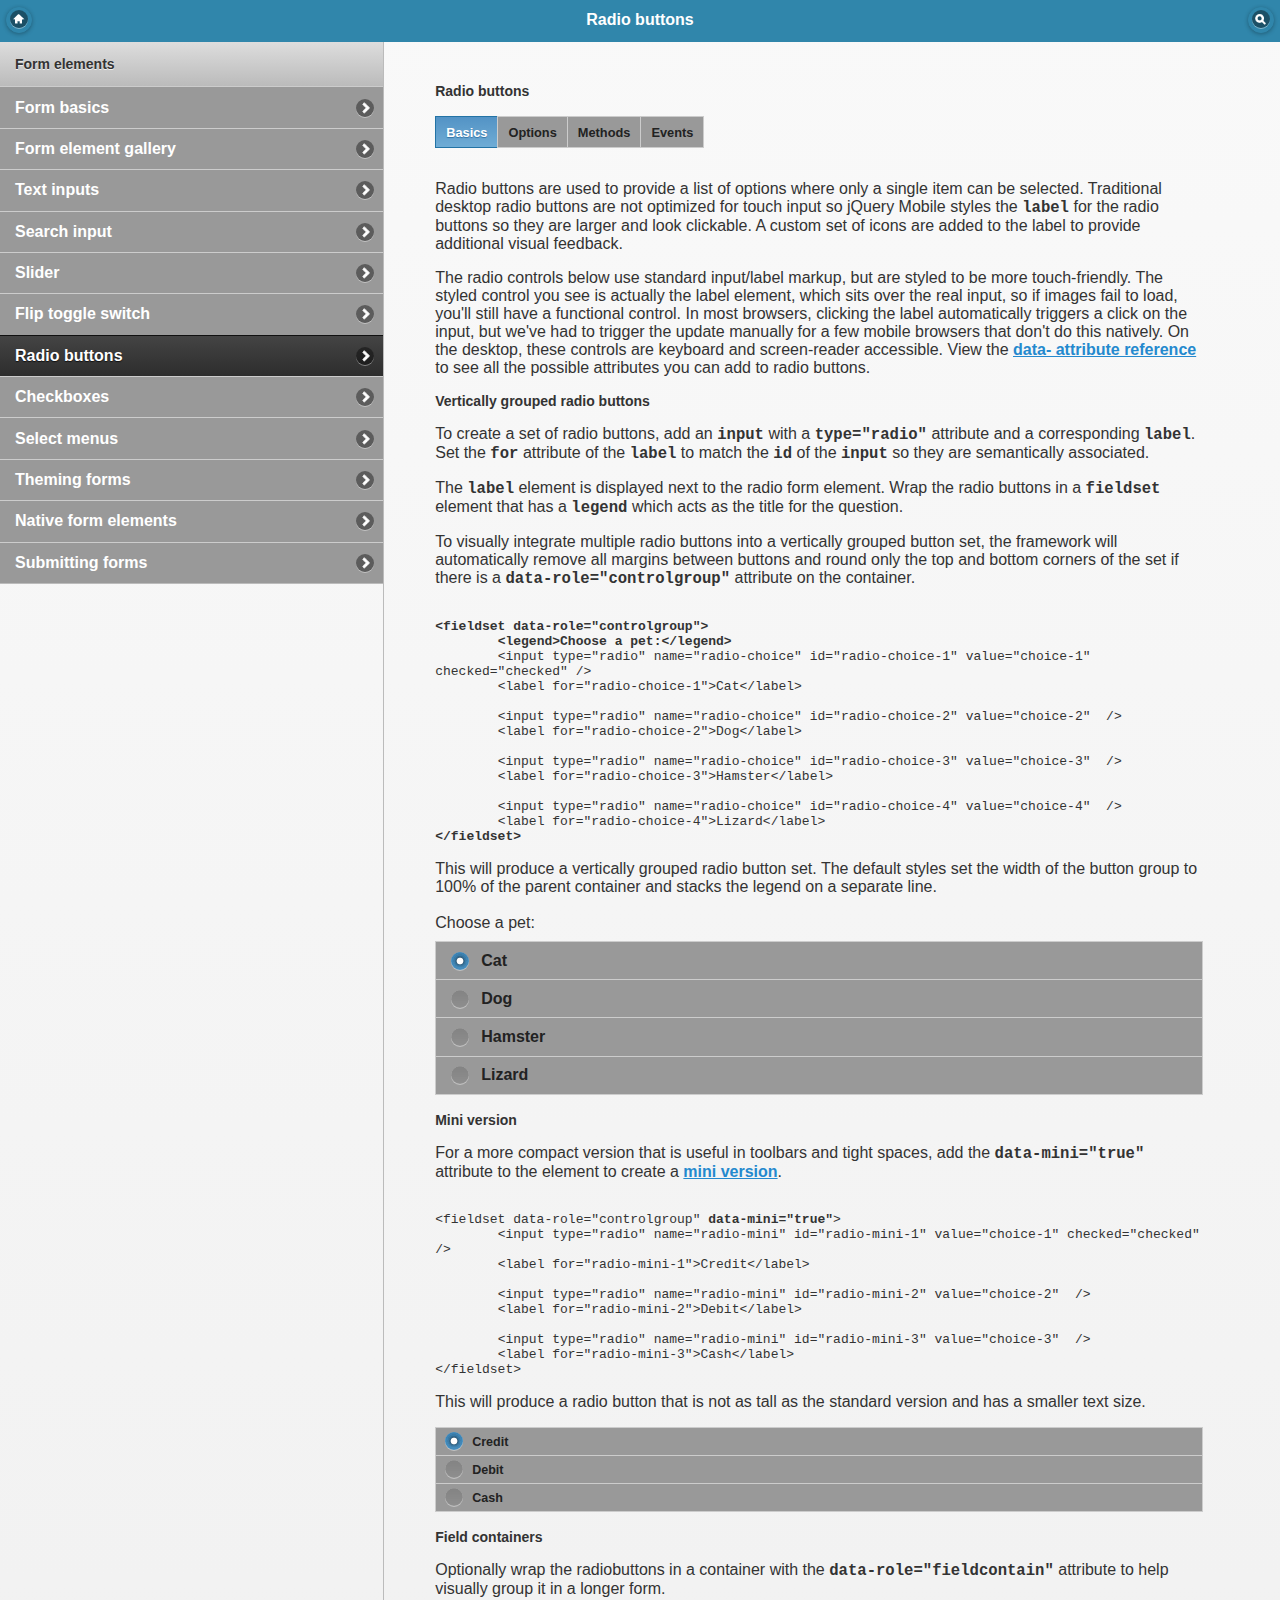
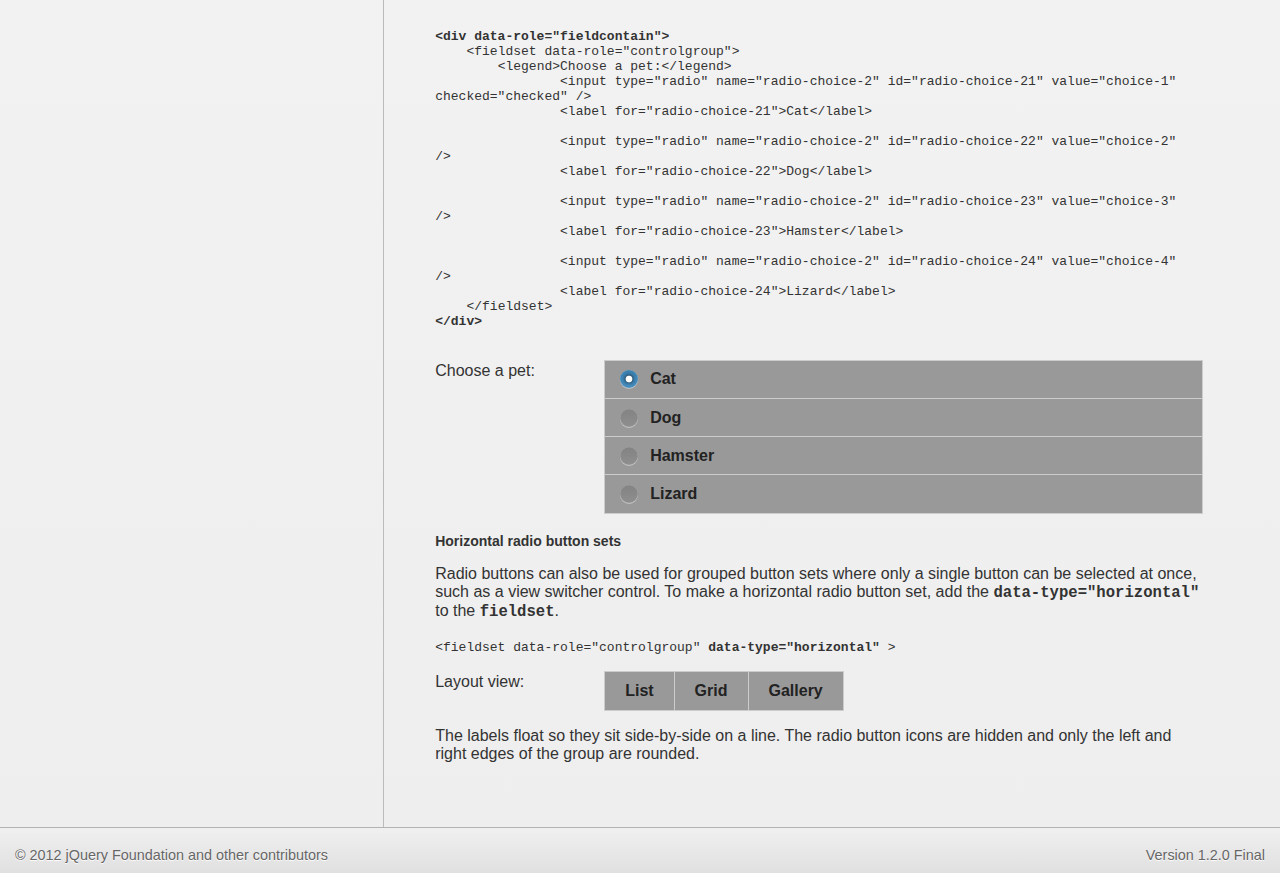
<file: docs/forms/radiobuttons/index.html>
<!DOCTYPE html> 
<html>
	<head>
	<meta charset="utf-8">
	<meta name="viewport" content="width=device-width, initial-scale=1"> 
	<title>jQuery Mobile Docs - Radio Buttons</title> 
	<link rel="stylesheet"  href="../../../css/themes/default/jquery.mobile-1.2.0.css" />
	<link rel="stylesheet" href="../../_assets/css/jqm-docs.css"/> 
	<script src="../../../js/jquery.js"></script>
	<script src="../../../docs/_assets/js/jqm-docs.js"></script>
	<script src="../../../js/jquery.mobile-1.2.0.js"></script>

</head> 
<body> 

	<div data-role="page" class="type-interior">

		<div data-role="header" data-theme="f">
		<h1>Radio buttons</h1>
		<a href="../../../" data-icon="home" data-iconpos="notext" data-direction="reverse">Home</a>
		<a href="../../nav.html" data-icon="search" data-iconpos="notext" data-rel="dialog" data-transition="fade">Search</a>
	</div><!-- /header -->

	<div data-role="content">
		<div class="content-primary">
		
		<form action="#" method="get">

		<h2>Radio buttons</h2>

    <ul data-role="controlgroup" data-type="horizontal" class="localnav">
      <li><a href="index.html" data-role="button" data-transition="fade" class="ui-btn-active">Basics</a></li>
      <li><a href="options.html" data-role="button" data-transition="fade">Options</a></li>
      <li><a href="methods.html" data-role="button" data-transition="fade">Methods</a></li>
      <li><a href="events.html" data-role="button" data-transition="fade">Events</a></li>
    </ul>

		<p>Radio buttons are used to provide a list of options where only a single item can be selected. Traditional desktop radio buttons are not optimized for touch input so jQuery Mobile styles the <code>label</code> for the radio buttons so they are larger and look clickable. A custom set of icons are added to the label to provide additional visual feedback.</p>
		
		<p>The radio controls below use standard input/label markup, but are styled to be more touch-friendly. The styled control you see is actually the label element, which sits over the real input, so if images fail to load, you'll still have a functional control. In most browsers, clicking the label automatically triggers a click on the input, but we've had to trigger the update manually for a few mobile browsers that don't do this natively. On the desktop, these controls are keyboard and screen-reader accessible. View the <a href="../../api/data-attributes.html">data- attribute reference</a> to see all the possible attributes you can add to radio buttons.</p>
		
		<h2>Vertically grouped radio buttons</h2>
		
		<p>To create a set of radio buttons, add an <code>input</code> with a <code>type="radio"</code> attribute and a corresponding <code>label</code>. Set the <code>for</code> attribute of the <code>label</code> to match the <code>id</code> of the <code>input</code> so they are semantically associated.</p>
		
		<p>The <code>label</code> element is displayed next to the radio form element. Wrap the radio buttons in a <code>fieldset</code> element that has a <code>legend</code> which acts as the title for the question.</p>
		
		<p>To visually integrate multiple radio buttons into a vertically grouped button set, the framework will automatically remove all margins between buttons and round only the top and bottom corners of the set if there is a <code> data-role="controlgroup"</code> attribute on the container.</p>
				
<pre><code>	
<strong>&lt;fieldset data-role=&quot;controlgroup&quot;&gt;
	&lt;legend&gt;Choose a pet:&lt;/legend&gt;</strong>
     	&lt;input type=&quot;radio&quot; name=&quot;radio-choice&quot; id=&quot;radio-choice-1&quot; value=&quot;choice-1&quot; checked=&quot;checked&quot; /&gt;
     	&lt;label for=&quot;radio-choice-1&quot;&gt;Cat&lt;/label&gt;

     	&lt;input type=&quot;radio&quot; name=&quot;radio-choice&quot; id=&quot;radio-choice-2&quot; value=&quot;choice-2&quot;  /&gt;
     	&lt;label for=&quot;radio-choice-2&quot;&gt;Dog&lt;/label&gt;

     	&lt;input type=&quot;radio&quot; name=&quot;radio-choice&quot; id=&quot;radio-choice-3&quot; value=&quot;choice-3&quot;  /&gt;
     	&lt;label for=&quot;radio-choice-3&quot;&gt;Hamster&lt;/label&gt;

     	&lt;input type=&quot;radio&quot; name=&quot;radio-choice&quot; id=&quot;radio-choice-4&quot; value=&quot;choice-4&quot;  /&gt;
     	&lt;label for=&quot;radio-choice-4&quot;&gt;Lizard&lt;/label&gt;
<strong>&lt;/fieldset&gt;</strong>
</code></pre>

		
		<p>This will produce a vertically grouped radio button set. The default styles set the width of the button group to 100% of the parent container and stacks the legend on a separate line.</p>
		
		
	    <fieldset data-role="controlgroup">
	    	<legend>Choose a pet:</legend>
	         	<input type="radio" name="radio-pet" id="radio-pet-1a" value="choice-1" checked="checked"  />
	         	<label for="radio-pet-1a">Cat</label>

	         	<input type="radio" name="radio-pet" id="radio-pet-2a" value="choice-2"  />
	         	<label for="radio-pet-2a">Dog</label>

	         	<input type="radio" name="radio-pet" id="radio-pet-3a" value="choice-3"  />
	         	<label for="radio-pet-3a">Hamster</label>

	         	<input type="radio" name="radio-pet" id="radio-pet-4a" value="choice-4"  />
	         	<label for="radio-pet-4a">Lizard</label>
	    </fieldset>

		<h2>Mini version</h2>

		<p>For a more compact version that is useful in toolbars and tight spaces, add the <code>data-mini="true"</code> attribute to the element to create a <a href="../forms-all-mini.html">mini version</a>. </p>

<pre><code>			
&lt;fieldset data-role=&quot;controlgroup&quot; <strong>data-mini=&quot;true&quot;</strong>&gt;
    	&lt;input type=&quot;radio&quot; name=&quot;radio-mini&quot; id=&quot;radio-mini-1&quot; value=&quot;choice-1&quot; checked=&quot;checked&quot; /&gt;
    	&lt;label for=&quot;radio-mini-1&quot;&gt;Credit&lt;/label&gt;

	&lt;input type=&quot;radio&quot; name=&quot;radio-mini&quot; id=&quot;radio-mini-2&quot; value=&quot;choice-2&quot;  /&gt;
    	&lt;label for=&quot;radio-mini-2&quot;&gt;Debit&lt;/label&gt;
    	
    	&lt;input type=&quot;radio&quot; name=&quot;radio-mini&quot; id=&quot;radio-mini-3&quot; value=&quot;choice-3&quot;  /&gt;
    	&lt;label for=&quot;radio-mini-3&quot;&gt;Cash&lt;/label&gt;
&lt;/fieldset&gt;
</code></pre>

		<p>This will produce a radio button that is not as tall as the standard version and has a smaller text size.</p>
		
		<fieldset data-role="controlgroup" data-mini="true">
	         	<input type="radio" name="radio-mini" id="radio-mini-1" value="choice-1" checked="checked" />
	         	<label for="radio-mini-1">Credit</label>
	         	<input type="radio" name="radio-mini" id="radio-mini-2" value="choice-2"  />
	         	<label for="radio-mini-2">Debit</label>
	         	<input type="radio" name="radio-mini" id="radio-mini-3" value="choice-3"  />
	         	<label for="radio-mini-3">Cash</label>
	    </fieldset>
		
		<h2>Field containers</h2>
		
		<p>Optionally wrap the radiobuttons in a container with the <code>data-role="fieldcontain"</code> attribute to help visually group it in a longer form.</p>
	<pre><code>	
<strong>&lt;div data-role=&quot;fieldcontain&quot;&gt;</strong>
    &lt;fieldset data-role=&quot;controlgroup&quot;&gt;
    	&lt;legend&gt;Choose a pet:&lt;/legend&gt;
         	&lt;input type=&quot;radio&quot; name=&quot;radio-choice-2&quot; id=&quot;radio-choice-21&quot; value=&quot;choice-1&quot; checked=&quot;checked&quot; /&gt;
         	&lt;label for=&quot;radio-choice-21&quot;&gt;Cat&lt;/label&gt;

         	&lt;input type=&quot;radio&quot; name=&quot;radio-choice-2&quot; id=&quot;radio-choice-22&quot; value=&quot;choice-2&quot;  /&gt;
         	&lt;label for=&quot;radio-choice-22&quot;&gt;Dog&lt;/label&gt;

         	&lt;input type=&quot;radio&quot; name=&quot;radio-choice-2&quot; id=&quot;radio-choice-23&quot; value=&quot;choice-3&quot;  /&gt;
         	&lt;label for=&quot;radio-choice-23&quot;&gt;Hamster&lt;/label&gt;

         	&lt;input type=&quot;radio&quot; name=&quot;radio-choice-2&quot; id=&quot;radio-choice-24&quot; value=&quot;choice-4&quot;  /&gt;
         	&lt;label for=&quot;radio-choice-24&quot;&gt;Lizard&lt;/label&gt;
    &lt;/fieldset&gt;
<strong>&lt;/div&gt;
</strong>	</code></pre>

		<div data-role="fieldcontain">
		    <fieldset data-role="controlgroup">
		    	<legend>Choose a pet:</legend>
		         	<input type="radio" name="radio-pet-1" id="radio-pet-1" value="choice-1" checked="checked"  />
		         	<label for="radio-pet-1">Cat</label>

		         	<input type="radio" name="radio-pet-1" id="radio-pet-2" value="choice-2"  />
		         	<label for="radio-pet-2">Dog</label>

		         	<input type="radio" name="radio-pet-1" id="radio-pet-3" value="choice-3"  />
		         	<label for="radio-pet-3">Hamster</label>

		         	<input type="radio" name="radio-pet-1" id="radio-pet-4" value="choice-4"  />
		         	<label for="radio-pet-4">Lizard</label>
		    </fieldset>
		</div>
			<h2>Horizontal radio button sets</h2>

			<p>Radio buttons can also be used for grouped button sets where only a single button can be selected at once, such as a view switcher control. To make a horizontal radio button set, add the <code> data-type="horizontal"</code> to the <code>fieldset</code>.</p>

	<code>
	&lt;fieldset data-role=&quot;controlgroup&quot; <strong>data-type=&quot;horizontal&quot;</strong> &gt;
	</code>

	<div data-role="fieldcontain">
	    <fieldset data-role="controlgroup" data-type="horizontal">
	     	<legend>Layout view:</legend>
	         	<input type="radio" name="radio-view" id="radio-view-a" value="list"  />
	         	<label for="radio-view-a">List</label>
	         	<input type="radio" name="radio-view" id="radio-view-b" value="grid"  />
	         	<label for="radio-view-b">Grid</label>
	         	<input type="radio" name="radio-view" id="radio-view-c" value="gallery"  />
	         	<label for="radio-view-c">Gallery</label>
	    </fieldset>
	</div>

				<p>The labels float so they sit side-by-side on a line. The radio button icons are hidden and only the left and right edges of the group are rounded.</p>
				

	



	</form>
	
	</div><!--/content-primary -->		
	
	<div class="content-secondary">
		
		<div data-role="collapsible" data-collapsed="true" data-theme="b" data-content-theme="d">
			
				<h3>More in this section</h3>
				
				<ul data-role="listview" data-theme="c" data-dividertheme="d">
				
					<li data-role="list-divider">Form elements</li>
					<li><a href="../docs-forms.html">Form basics</a></li>
					<li><a href="../forms-all.html">Form element gallery</a></li>
					<li><a href="../textinputs/index.html">Text inputs</a></li>
					<li><a href="../search/">Search input</a></li>
					<li><a href="../slider/">Slider</a></li>
					<li><a href="../switch/">Flip toggle switch</a></li>
					<li data-theme="a"><a href="index.html">Radio buttons</a></li>
					<li><a href="../checkboxes/">Checkboxes</a></li>
					<li><a href="../selects/">Select menus</a></li>
					<li><a href="../forms-themes.html">Theming forms</a></li>
					<li><a href="../forms-all-native.html">Native form elements</a></li>
					<li><a href="../forms-sample.html">Submitting forms</a></li>
					
	
				</ul>
		</div>
	</div>		

</div><!-- /content -->

<div data-role="footer" class="footer-docs" data-theme="c">
		<p class="jqm-version"></p>
		<p>&copy; 2012 jQuery Foundation and other contributors</p>
</div>
	
</div><!-- /page -->

</body>
</html>
</file>
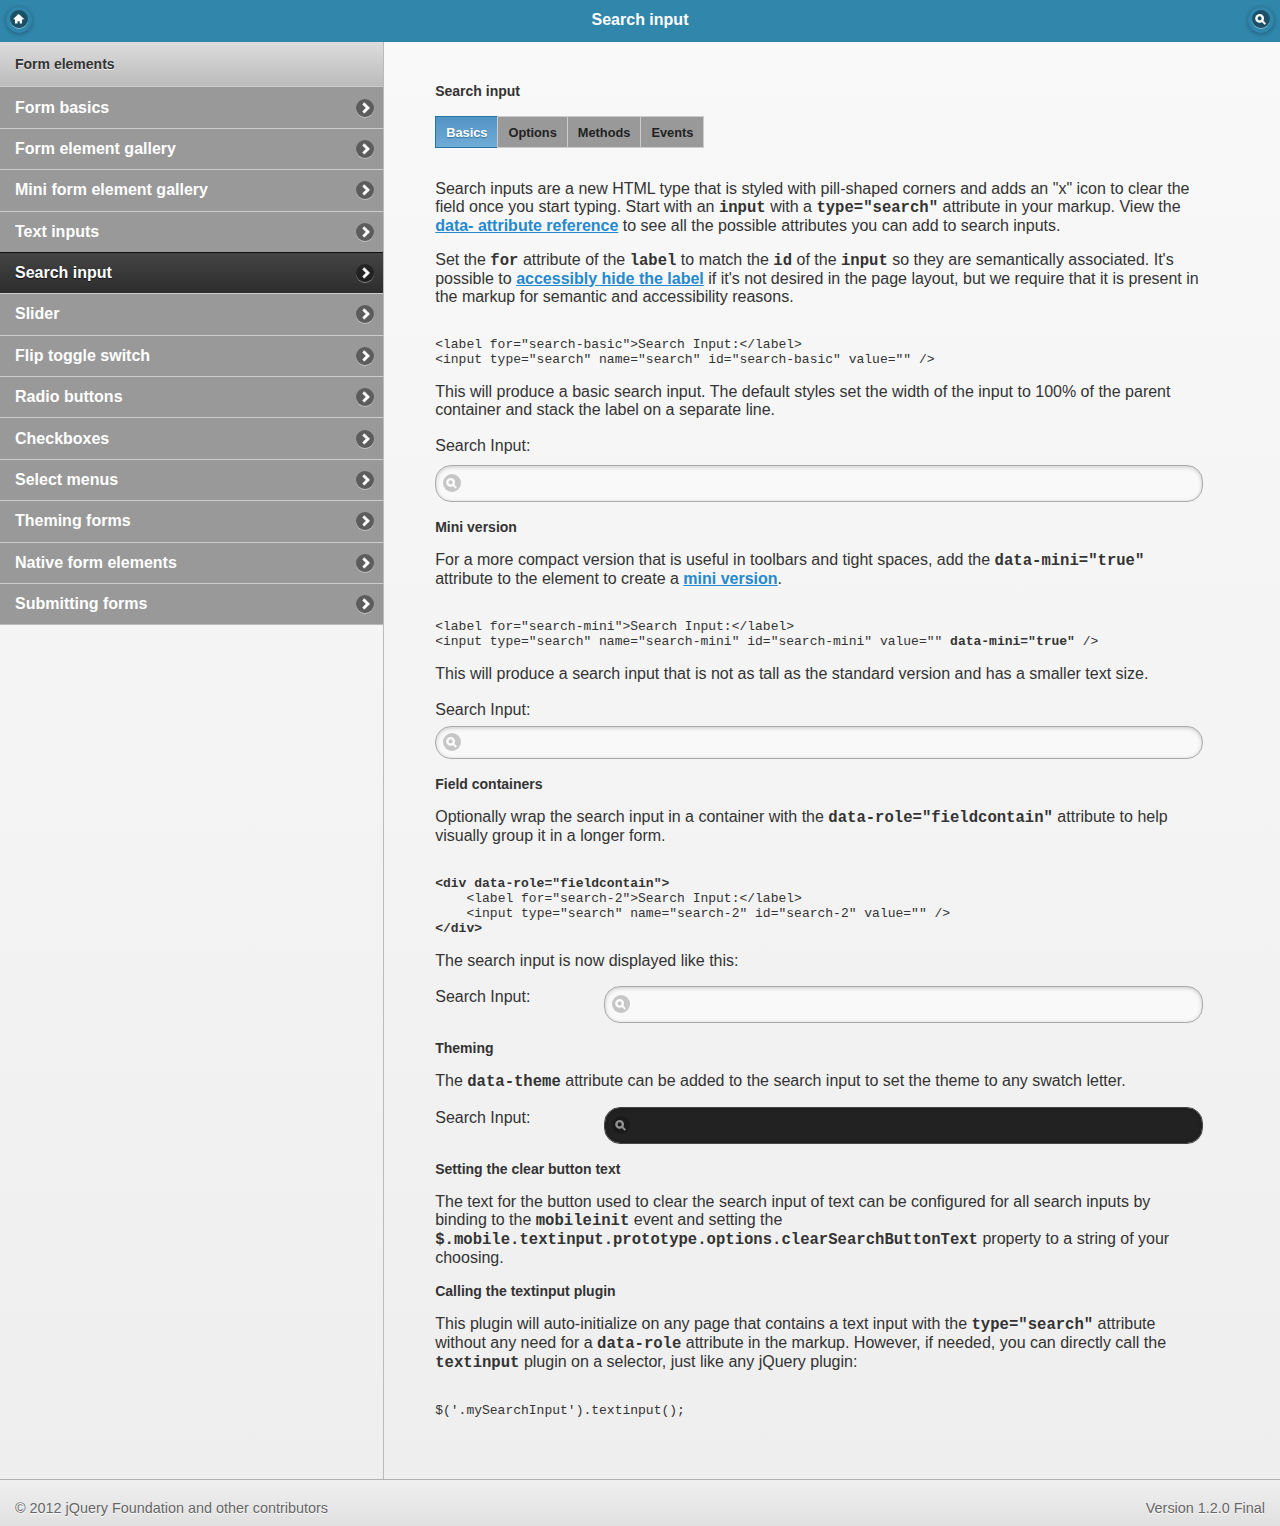
<file: docs/forms/search/index.html>
<!DOCTYPE html> 
<html>
	<head>
	<meta charset="utf-8">
	<meta name="viewport" content="width=device-width, initial-scale=1"> 
	<title>jQuery Mobile Docs - Search input</title> 
	<link rel="stylesheet"  href="../../../css/themes/default/jquery.mobile-1.2.0.css" />
	<link rel="stylesheet" href="../../_assets/css/jqm-docs.css"/>
	<script src="../../../js/jquery.js"></script>
	<script src="../../../docs/_assets/js/jqm-docs.js"></script>
	<script src="../../../js/jquery.mobile-1.2.0.js"></script>

</head> 
<body> 

	<div data-role="page" class="type-interior">

		<div data-role="header" data-theme="f">
		<h1>Search input</h1>
		<a href="../../../" data-icon="home" data-iconpos="notext" data-direction="reverse">Home</a>
		<a href="../../nav.html" data-icon="search" data-iconpos="notext" data-rel="dialog" data-transition="fade">Search</a>
	</div><!-- /header -->

	<div data-role="content">
		<div class="content-primary">
		
		<form action="#" method="get">

			<h2>Search input</h2>
			
			<ul data-role="controlgroup" data-type="horizontal" class="localnav">
				<li><a href="index.html" data-role="button" data-transition="fade" class="ui-btn-active">Basics</a></li>
				<li><a href="options.html" data-role="button" data-transition="fade">Options</a></li>
				<li><a href="methods.html" data-role="button" data-transition="fade">Methods</a></li>
				<li><a href="events.html" data-role="button" data-transition="fade">Events</a></li>
			</ul>

			<p>Search inputs are a new HTML type that is styled with pill-shaped corners and adds an "x" icon to clear the field once you start typing. Start with an <code>input</code> with a <code>type="search"</code> attribute in your markup. View the <a href="../../api/data-attributes.html">data- attribute reference</a> to see all the possible attributes you can add to search inputs.</p>
			
			<p>Set the <code>for</code> attribute of the <code>label</code> to match the <code>id</code> of the <code>input</code> so they are semantically associated. It's possible to <a href="../docs-forms.html">accessibly hide the label</a> if it's not desired in the page layout, but we require that it is present in the markup for semantic and accessibility reasons.</p>
				
<pre><code>	
&lt;label for=&quot;search-basic&quot;&gt;Search Input:&lt;/label&gt;
&lt;input type=&quot;search&quot; name=&quot;search&quot; id=&quot;search-basic&quot; value=&quot;&quot; /&gt;
</code></pre>	

				<p>This will produce a basic search input. The default styles set the width of the input to 100% of the parent container and stack the label on a separate line.</p>
		         <label for="search-basic">Search Input:</label>
				 <input type="search" name="search" id="search-basic" value="" />
		        
				<h2>Mini version</h2>

				<p>For a more compact version that is useful in toolbars and tight spaces, add the <code>data-mini="true"</code> attribute to the element to create a <a href="../forms-all-mini.html">mini version</a>. </p>

<pre><code>	
&lt;label for=&quot;search-mini&quot;&gt;Search Input:&lt;/label&gt;
&lt;input type=&quot;search&quot; name=&quot;search-mini&quot; id=&quot;search-mini&quot; value=&quot;&quot; <strong>data-mini=&quot;true&quot;</strong> /&gt;
</code></pre>

				<p>This will produce a search input that is not as tall as the standard version and has a smaller text size.</p>
		         <label for="search-mini">Search Input:</label>
				 <input type="search" name="search-mini" id="search-mini" value="" data-mini="true" />

				<h2>Field containers</h2>
				
				 <p>Optionally wrap the search input in a container with the <code>data-role="fieldcontain"</code> attribute to help visually group it in a longer form.</p>

<pre><code>	
<strong>&lt;div data-role=&quot;fieldcontain&quot;&gt;
</strong>    &lt;label for=&quot;search-2&quot;&gt;Search Input:&lt;/label&gt;
    &lt;input type=&quot;search&quot; name=&quot;search-2&quot; id=&quot;search-2&quot; value=&quot;&quot; /&gt;
<strong>&lt;/div&gt;
</strong></code></pre>	
			 
			<p>The search input is now displayed like this:</p>
			<div data-role="fieldcontain">
	         <label for="search-2">Search Input:</label>
	         <input type="search" name="search-2" id="search-2" value="" />
			</div>

			<h2>Theming</h2>
			<p>The <code>data-theme</code> attribute can be added to the search input to set the theme to any swatch letter.</p>
			<div data-role="fieldcontain">
	         <label for="search-3">Search Input:</label>
	         <input type="search" name="search-3" id="search-3" value="" data-theme="a" />
			</div>

			<h2>Setting the clear button text</h2>
			<p>The text for the button used to clear the search input of text can be configured for all search inputs by binding to the <code>mobileinit</code> event and setting the <code>$.mobile.textinput.prototype.options.clearSearchButtonText</code> property to a string of your choosing.</p>
			
			<h2>Calling the textinput plugin</h2>

<p>This plugin will auto-initialize on any page that contains a text input with the <code>type="search"</code> attribute without any need for a <code>data-role</code> attribute in the markup. However, if needed, you can directly call the <code>textinput</code> plugin on a selector, just like any jQuery plugin:</p>
<pre><code>
$('.mySearchInput').textinput();			
</code></pre>
			

	</form>
	
	</div><!--/content-primary -->		
	
	<div class="content-secondary">
		
		<div data-role="collapsible" data-collapsed="true" data-theme="b" data-content-theme="d">
			
				<h3>More in this section</h3>
				
				<ul data-role="listview" data-theme="c" data-dividertheme="d">
				
					<li data-role="list-divider">Form elements</li>
					<li><a href="../docs-forms.html">Form basics</a></li>
					<li><a href="../forms-all.html">Form element gallery</a></li>
					<li><a href="../forms-all-mini.html">Mini form element gallery</a></li>
					<li><a href="../textinputs/index.html">Text inputs</a></li>
					<li data-theme="a"><a href="index.html">Search input</a></li>
					<li><a href="../slider/">Slider</a></li>
					<li><a href="../switch/">Flip toggle switch</a></li>
					<li><a href="../radiobuttons/">Radio buttons</a></li>
					<li><a href="../checkboxes/">Checkboxes</a></li>
					<li><a href="../selects/">Select menus</a></li>
					<li><a href="../forms-themes.html">Theming forms</a></li>
					<li><a href="../forms-all-native.html">Native form elements</a></li>
					<li><a href="../forms-sample.html">Submitting forms</a></li>
					
	
				</ul>
		</div>
	</div>		

</div><!-- /content -->

<div data-role="footer" class="footer-docs" data-theme="c">
		<p class="jqm-version"></p>
		<p>&copy; 2012 jQuery Foundation and other contributors</p>
</div>
	
</div><!-- /page -->

</body>
</html>
</file>
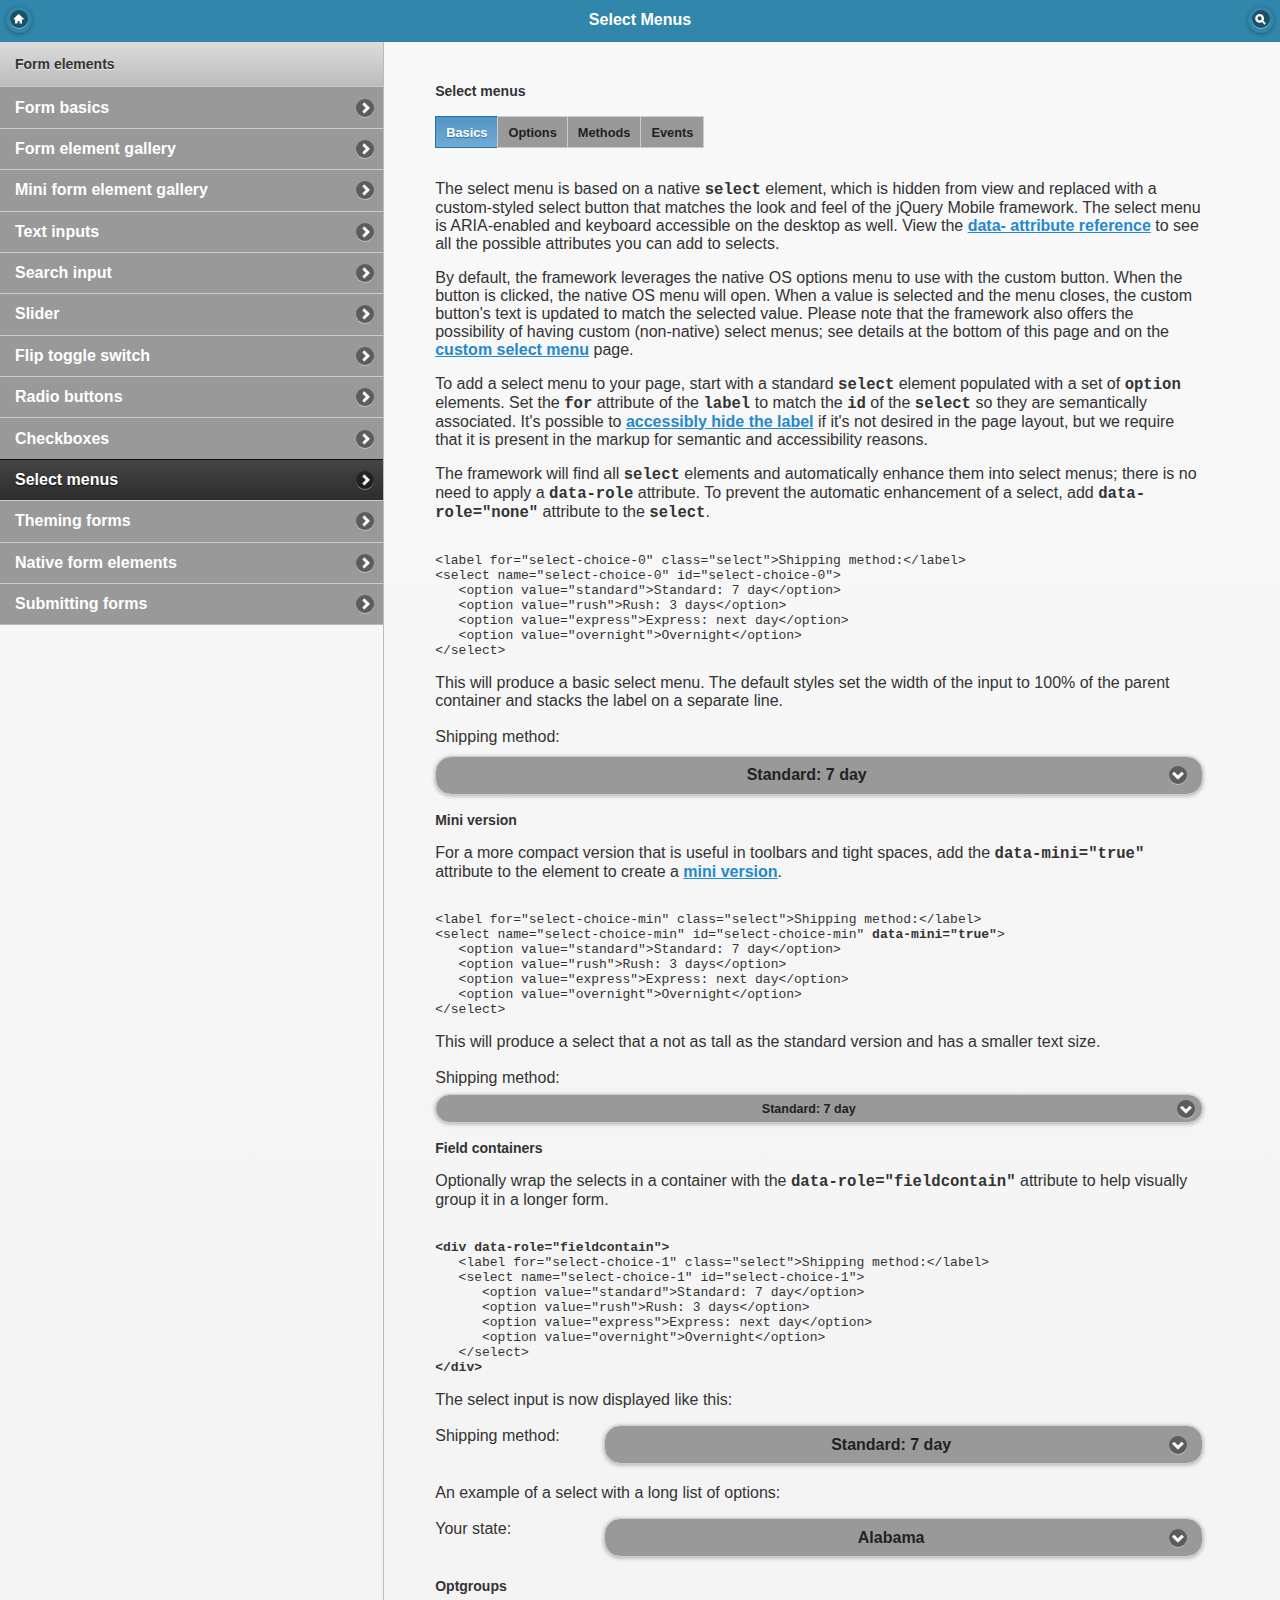
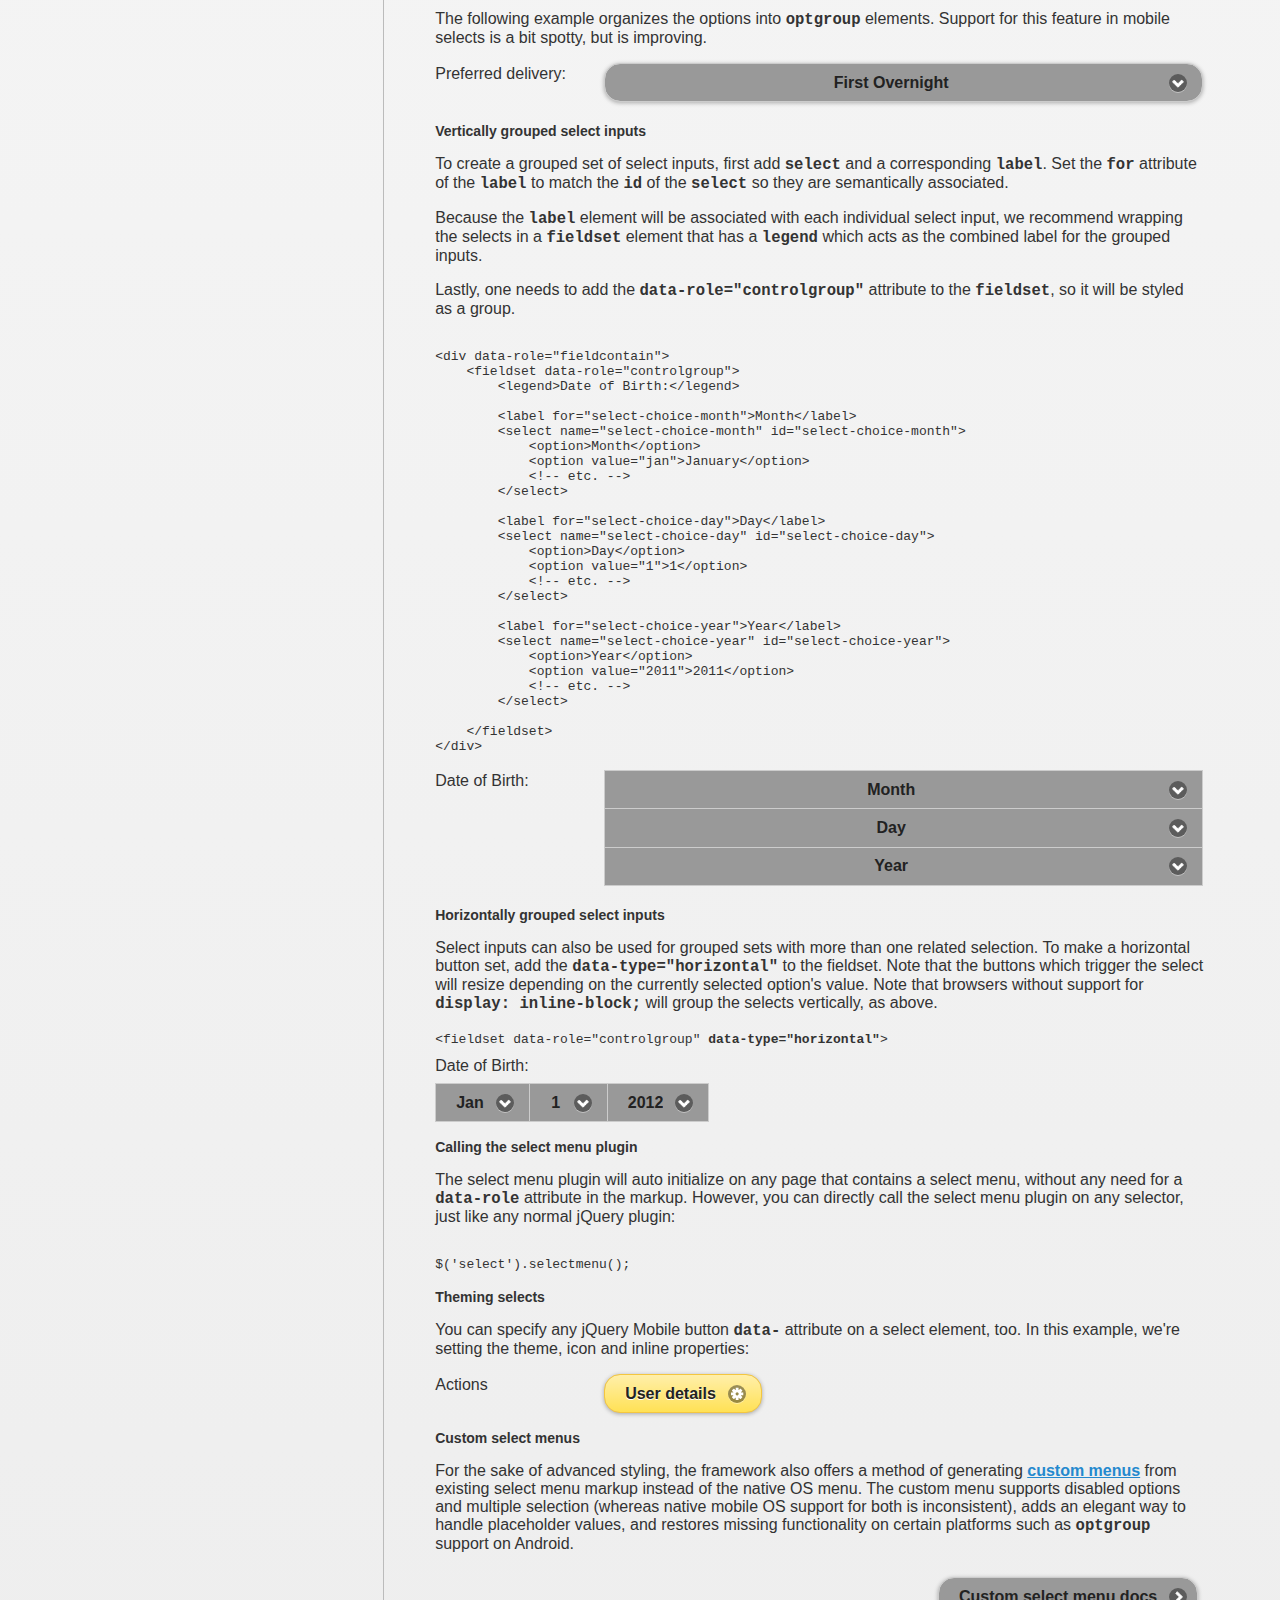
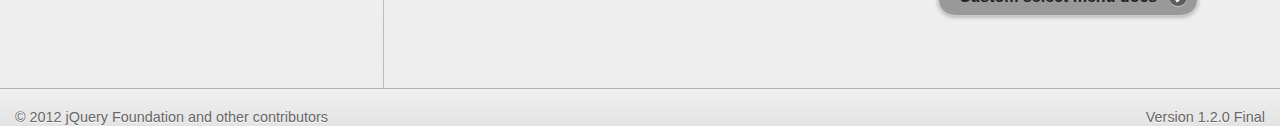
<file: docs/forms/selects/index.html>
<!DOCTYPE html>
<html>
	<head>
	<meta charset="utf-8">
	<meta name="viewport" content="width=device-width, initial-scale=1">
	<title>jQuery Mobile Docs - Select</title>
	<link rel="stylesheet"  href="../../../css/themes/default/jquery.mobile-1.2.0.css" />
	<link rel="stylesheet" href="../../_assets/css/jqm-docs.css"/>
	<script src="../../../js/jquery.js"></script>
	<script src="../../../docs/_assets/js/jqm-docs.js"></script>
	<script src="../../../js/jquery.mobile-1.2.0.js"></script>

</head>
<body>

	<div data-role="page" class="type-interior">

		<div data-role="header" data-theme="f">
		<h1>Select Menus</h1>
		<a href="../../../" data-icon="home" data-iconpos="notext" data-direction="reverse">Home</a>
		<a href="../../nav.html" data-icon="search" data-iconpos="notext" data-rel="dialog" data-transition="fade">Search</a>
	</div><!-- /header -->

	<div data-role="content">
		<div class="content-primary">

		<form action="#" method="get">

			<h2>Select menus</h2>
			
			<ul data-role="controlgroup" data-type="horizontal" class="localnav">
				<li><a href="index.html" data-role="button" data-transition="fade" class="ui-btn-active">Basics</a></li>
				<li><a href="options.html" data-role="button" data-transition="fade">Options</a></li>
				<li><a href="methods.html" data-role="button" data-transition="fade">Methods</a></li>
				<li><a href="events.html" data-role="button" data-transition="fade">Events</a></li>
			</ul>
			
			<p>The select menu is based on a native <code>select</code> element, which is hidden from view and replaced with a custom-styled select button that matches the look and feel of the jQuery Mobile framework. The select menu is ARIA-enabled and keyboard accessible on the desktop as well. View the <a href="../../api/data-attributes.html">data- attribute reference</a> to see all the possible attributes you can add to selects.</p>
			
			<p>By default, the framework leverages the native OS options menu to use with the custom button. When the button is clicked, the native OS menu will open. When a value is selected and the menu closes, the custom button's text is updated to match the selected value. Please note that the framework also offers the possibility of having custom (non-native) select menus; see details at the bottom of this page and on the <a href="custom.html"> custom select menu</a> page.</p>

			<p>To add a select menu to your page, start with a standard <code>select</code> element populated with a set of <code>option</code> elements. Set the <code>for</code> attribute of the <code>label</code> to match the <code>id</code> of the <code>select</code> so they are semantically associated. It's possible to <a href="../docs-forms.html">accessibly hide the label</a> if it's not desired in the page layout, but we require that it is present in the markup for semantic and accessibility reasons.</p>
			
			<p>The framework will find all <code>select</code> elements and automatically enhance them into select menus; there is no need to apply a <code>data-role</code> attribute. To prevent the automatic enhancement of a select, add  <code>data-role="none"</code> attribute to the <code>select</code>.</p>
			
<pre><code>
&lt;label for=&quot;select-choice-0&quot; class=&quot;select&quot;&gt;Shipping method:&lt;/label&gt;
&lt;select name=&quot;select-choice-0&quot; id=&quot;select-choice-0&quot;&gt;
   &lt;option value=&quot;standard&quot;&gt;Standard: 7 day&lt;/option&gt;
   &lt;option value=&quot;rush&quot;&gt;Rush: 3 days&lt;/option&gt;
   &lt;option value=&quot;express&quot;&gt;Express: next day&lt;/option&gt;
   &lt;option value=&quot;overnight&quot;&gt;Overnight&lt;/option&gt;
&lt;/select&gt;
</code></pre>

			<p>This will produce a basic select menu. The default styles set the width of the input to 100% of the parent container and stacks the label on a separate line.</p>

			<label for="select-choice-0" class="select">Shipping method:</label>
			<select name="select-choice-0" id="select-choice-0">
				<option value="standard">Standard: 7 day</option>
				<option value="rush">Rush: 3 days</option>
				<option value="express">Express: next day</option>
				<option value="overnight">Overnight</option>
			</select>

			<h2>Mini version</h2>

			<p>For a more compact version that is useful in toolbars and tight spaces, add the <code>data-mini="true"</code> attribute to the element to create a <a href="../forms-all-mini.html">mini version</a>. </p>

<pre><code>	
&lt;label for=&quot;select-choice-min&quot; class=&quot;select&quot;&gt;Shipping method:&lt;/label&gt;
&lt;select name=&quot;select-choice-min&quot; id=&quot;select-choice-min&quot; <strong>data-mini=&quot;true&quot;</strong>&gt;
   &lt;option value=&quot;standard&quot;&gt;Standard: 7 day&lt;/option&gt;
   &lt;option value=&quot;rush&quot;&gt;Rush: 3 days&lt;/option&gt;
   &lt;option value=&quot;express&quot;&gt;Express: next day&lt;/option&gt;
   &lt;option value=&quot;overnight&quot;&gt;Overnight&lt;/option&gt;
&lt;/select&gt; 
</code></pre>
			
			<p>This will produce a select that a not as tall as the standard version and has a smaller text size.</p>
			<label for="select-choice-min" class="select">Shipping method:</label>
			<select name="select-choice-min" id="select-choice-min" data-mini="true">
				<option value="standard">Standard: 7 day</option>
				<option value="rush">Rush: 3 days</option>
				<option value="express">Express: next day</option>
				<option value="overnight">Overnight</option>
			</select>

			<h2>Field containers</h2>
			<p>Optionally wrap the selects in a container with the <code>data-role="fieldcontain"</code> attribute to help visually group it in a longer form.</p>
<pre><code>
<strong>&lt;div data-role=&quot;fieldcontain&quot;&gt;
</strong>   &lt;label for=&quot;select-choice-1&quot; class=&quot;select&quot;&gt;Shipping method:&lt;/label&gt;
   &lt;select name=&quot;select-choice-1&quot; id=&quot;select-choice-1&quot;&gt;
      &lt;option value=&quot;standard&quot;&gt;Standard: 7 day&lt;/option&gt;
      &lt;option value=&quot;rush&quot;&gt;Rush: 3 days&lt;/option&gt;
      &lt;option value=&quot;express&quot;&gt;Express: next day&lt;/option&gt;
      &lt;option value=&quot;overnight&quot;&gt;Overnight&lt;/option&gt;
   &lt;/select&gt;
<strong>&lt;/div&gt;
</strong></code></pre>

			<p>The select input is now displayed like this:</p>


<div data-role="fieldcontain">
	<label for="select-choice-1" class="select">Shipping method:</label>
	<select name="select-choice-1" id="select-choice-1">
		<option value="standard">Standard: 7 day</option>
		<option value="rush">Rush: 3 days</option>
		<option value="express">Express: next day</option>
		<option value="overnight">Overnight</option>
	</select>
</div>

<p>An example of a select with a long list of options:</p>

<div data-role="fieldcontain">
	<label for="select-choice-2" class="select">Your state:</label>
	<select name="select-choice-2" id="select-choice-2">
		<option value="AL">Alabama</option>
		<option value="AK">Alaska</option>
		<option value="AZ">Arizona</option>
		<option value="AR">Arkansas</option>
		<option value="CA">California</option>
		<option value="CO">Colorado</option>
		<option value="CT">Connecticut</option>
		<option value="DE">Delaware</option>
		<option value="FL">Florida</option>
		<option value="GA">Georgia</option>
		<option value="HI">Hawaii</option>
		<option value="ID">Idaho</option>
		<option value="IL">Illinois</option>
		<option value="IN">Indiana</option>
		<option value="IA">Iowa</option>
		<option value="KS">Kansas</option>
		<option value="KY">Kentucky</option>
		<option value="LA">Louisiana</option>
		<option value="ME">Maine</option>
		<option value="MD">Maryland</option>
		<option value="MA">Massachusetts</option>
		<option value="MI">Michigan</option>
		<option value="MN">Minnesota</option>
		<option value="MS">Mississippi</option>
		<option value="MO">Missouri</option>
		<option value="MT">Montana</option>
		<option value="NE">Nebraska</option>
		<option value="NV">Nevada</option>
		<option value="NH">New Hampshire</option>
		<option value="NJ">New Jersey</option>
		<option value="NM">New Mexico</option>
		<option value="NY">New York</option>
		<option value="NC">North Carolina</option>
		<option value="ND">North Dakota</option>
		<option value="OH">Ohio</option>
		<option value="OK">Oklahoma</option>
		<option value="OR">Oregon</option>
		<option value="PA">Pennsylvania</option>
		<option value="RI">Rhode Island</option>
		<option value="SC">South Carolina</option>
		<option value="SD">South Dakota</option>
		<option value="TN">Tennessee</option>
		<option value="TX">Texas</option>
		<option value="UT">Utah</option>
		<option value="VT">Vermont</option>
		<option value="VA">Virginia</option>
		<option value="WA">Washington</option>
		<option value="WV">West Virginia</option>
		<option value="WI">Wisconsin</option>
		<option value="WY">Wyoming</option>
	</select>
</div>

<h2>Optgroups</h2>
<p>The following example organizes the options into <code>optgroup</code> elements. Support for this feature in mobile selects is a bit spotty, but is improving.</p>

<div data-role="fieldcontain">
	<label for="select-choice-nc" class="select">Preferred delivery:</label>
	<select name="select-choice-8" id="select-choice-nc">
		<optgroup label="FedEx">
			<option value="firstOvernight">First Overnight</option>
			<option value="expressSaver">Express Saver</option>
			<option value="ground">Ground</option>
		</optgroup>
		<optgroup label="UPS">
			<option value="firstOvernight">First Overnight</option>
			<option value="expressSaver">Express Saver</option>
			<option value="ground">Ground</option>
		</optgroup>
		<optgroup label="US Mail">
			<option value="standard">Standard: 7 day</option>
			<option value="rush">Rush: 3 days</option>
			<option value="express">Express: next day (disabled)</option>
			<option value="overnight">Overnight</option>
		</optgroup>
	</select>
</div>



<h2>Vertically grouped select inputs</h2>

<p>To create a grouped set of select inputs, first add <code>select</code> and a corresponding <code>label</code>. Set the <code>for</code> attribute of the <code>label</code> to match the <code>id</code> of the <code>select</code> so they are semantically associated.</p>

<p>Because the <code>label</code> element will be associated with each individual select input, we recommend wrapping the selects in a <code>fieldset</code> element that has a <code>legend</code> which acts as the combined label for the grouped inputs.</p>

<p>Lastly, one needs to add the <code>data-role="controlgroup"</code> attribute to the <code>fieldset</code>, so it will be styled as a group.</p>
			
<pre><code>	
&lt;div data-role=&quot;fieldcontain&quot;&gt;
    &lt;fieldset data-role=&quot;controlgroup&quot;&gt;
        &lt;legend&gt;Date of Birth:&lt;/legend&gt;
    
        &lt;label for="select-choice-month">Month&lt;/label&gt;
        &lt;select name="select-choice-month" id="select-choice-month"&gt;
            &lt;option&gt;Month&lt;/option&gt;
            &lt;option value="jan"&gt;January&lt;/option&gt;
            &lt;!-- etc. --&gt;
        &lt;/select&gt;
    
        &lt;label for="select-choice-day">Day&lt;/label&gt;
        &lt;select name="select-choice-day" id="select-choice-day"&gt;
            &lt;option&gt;Day&lt;/option&gt;
            &lt;option value="1"&gt;1&lt;/option&gt;
            &lt;!-- etc. --&gt;
        &lt;/select&gt;
    
        &lt;label for="select-choice-year">Year&lt;/label&gt;
        &lt;select name="select-choice-year" id="select-choice-year"&gt;
            &lt;option&gt;Year&lt;/option&gt;
            &lt;option value="2011"&gt;2011&lt;/option&gt;
            &lt;!-- etc. --&gt;
        &lt;/select&gt;
        
    &lt;/fieldset&gt;
&lt;/div&gt;
</code></pre>

	<div data-role="fieldcontain">
        <fieldset data-role="controlgroup">
            <legend>Date of Birth:</legend>
            
            <label for="select-choice-month">Month</label>
            <select name="select-choice-month" id="select-choice-month">
                <option>Month</option>
                <option value="jan">January</option>
                <option value="dec">December</option>
                <option value="feb">February</option>
                <option value="mar">March</option>
                <option value="apr">April</option>
                <option value="may">May</option>
                <option value="jun">June</option>
                <option value="jul">July</option>
                <option value="aug">August</option>
                <option value="sep">September</option>
                <option value="oct">October</option>
                <option value="nov">November</option>
                <option value="dec">December</option>
            </select>
    
            <label for="select-choice-day">Day</label>
            <select name="select-choice-day" id="select-choice-day">
                <option>Day</option>
                <option value="1">1</option>
                <option value="2">2</option>
                <option value="3">3</option>
                <option value="4">4</option>
                <option value="5">5</option>
                <option value="6">6</option>
                <option value="7">7</option>
            </select>
    
            <label for="select-choice-year">Year</label>
            <select name="select-choice-year" id="select-choice-year">
                <option>Year</option>
                <option value="2011">2011</option>
                <option value="2010">2010</option>
                <option value="2009">2009</option>
                <option value="2008">2008</option>
                <option value="2007">2007</option>
                <option value="2006">2006</option>
                <option value="2005">2005</option>
                <option value="2004">2004</option>
            </select>
        </fieldset>
	</div>

<h2>Horizontally grouped select inputs</h2>
<p>Select inputs can also be used for grouped sets with more than one related selection. To make a horizontal button set, add the <code>data-type="horizontal"</code> to the fieldset. Note that the buttons which trigger the select will resize depending on the currently selected option's value. Note that browsers without support for <code>display: inline-block;</code> will group the selects vertically, as above.</p>

<code>
&lt;fieldset data-role="controlgroup" <strong>data-type="horizontal"</strong>&gt;
</code>

	<fieldset data-role="controlgroup" data-type="horizontal">
		<legend>Date of Birth:</legend>
		
		<label for="select-choice-month">Month</label>
		<select name="select-choice-month" id="select-choice-month">
			<option value="jan">Jan</option>
			<option value="dec">Dec</option>
			<option value="feb">Feb</option>
			<option value="mar">Mar</option>
			<option value="apr">Apr</option>
			<option value="may">May</option>
			<option value="jun">Jun</option>
			<option value="jul">Jul</option>
			<option value="aug">Aug</option>
			<option value="sep">Sep</option>
			<option value="oct">Oct</option>
			<option value="nov">Nov</option>
			<option value="dec">Dec</option>
		</select>

		<label for="select-choice-day">Day</label>
		<select name="select-choice-day" id="select-choice-day">
			<option value="1">1</option>
			<option value="2">2</option>
			<option value="3">3</option>
			<option value="4">4</option>
			<option value="5">5</option>
			<option value="6">6</option>
			<option value="7">7</option>
			<option value="8">8</option>
			<option value="9">9</option>
			<option value="10">10</option>
			<option value="11">11</option>
			<option value="12">13</option>
			<option value="13">14</option>
			<option value="15">15</option>
		</select>

		<label for="select-choice-year">Year</label>
		<select name="select-choice-year" id="select-choice-year">
			<option value="2011">2012</option>
			<option value="2011">2011</option>
			<option value="2010">2010</option>
			<option value="2009">2009</option>
			<option value="2008">2008</option>
			<option value="2007">2007</option>
			<option value="2006">2006</option>
			<option value="2005">2005</option>
			<option value="2004">2004</option>
		</select>
	</fieldset>
        
<h2>Calling the select menu plugin</h2>
<p>The select menu plugin will auto initialize on any page that contains a select menu, without any need for a <code>data-role</code> attribute in the markup. However, you can directly call the select menu plugin on any selector, just like any normal jQuery plugin:</p>
<pre><code>
$('select').selectmenu();			
</code></pre>
    
	</form>
	
	
	<h2>Theming selects</h2>
	<p>You can specify any jQuery Mobile button <code>data-</code> attribute on a select element, too. In this example, we're setting the theme, icon and inline properties:</p>

	<div data-role="fieldcontain">
		<label for="select-choice-11" class="select">Actions</label>
		<select name="select-choice-11" id="select-choice-11" data-theme="e" data-icon="gear" data-inline="true">
			<option value="view">User details</option>
			<option value="edit">Edit user</option>
			<option value="deactivate">De-activate</option>
			<option value="delete">Delete user</option>
		</select>
	</div>
    
	
	<h2>Custom select menus</h2>
	<p>For the sake of advanced styling, the framework also offers a method of generating <a href="custom.html">custom menus</a> from existing select menu markup  instead of the native OS menu. The custom menu supports disabled options and multiple selection (whereas native mobile OS support for both is inconsistent), adds an elegant way to handle placeholder values, and restores missing functionality on certain platforms such as <code>optgroup</code> support on Android.
		
	<div align="right"><a href="custom.html" data-role="button" data-icon="arrow-r" data-iconpos="right" data-inline="true" align="right">Custom select menu docs</a>
</div>
		</p>
	
	</div><!--/content-primary -->		
	
	<div class="content-secondary">
		
		<div data-role="collapsible" data-collapsed="true" data-theme="b" data-content-theme="d">
			
				<h3>More in this section</h3>
				
				<ul data-role="listview" data-theme="c" data-dividertheme="d">
				
					<li data-role="list-divider">Form elements</li>
					<li><a href="../docs-forms.html">Form basics</a></li>
					<li><a href="../forms-all.html">Form element gallery</a></li>
					<li><a href="../forms-all-mini.html">Mini form element gallery</a></li>
					<li><a href="../textinputs/index.html">Text inputs</a></li>
					<li><a href="../search/">Search input</a></li>
					<li><a href="../slider/">Slider</a></li>
					<li><a href="../switch/">Flip toggle switch</a></li>
					<li><a href="../radiobuttons/">Radio buttons</a></li>
					<li><a href="../checkboxes/">Checkboxes</a></li>
					<li data-theme="a"><a href="index.html">Select menus</a></li>
					<li><a href="../forms-themes.html">Theming forms</a></li>
					<li><a href="../forms-all-native.html">Native form elements</a></li>
					<li><a href="../forms-sample.html">Submitting forms</a></li>
					
	
				</ul>
		</div>
	</div>		

</div><!-- /content -->

<div data-role="footer" class="footer-docs" data-theme="c">
		<p class="jqm-version"></p>
		<p>&copy; 2012 jQuery Foundation and other contributors</p>
</div>
	
</div><!-- /page -->

</body>
</html>
</file>
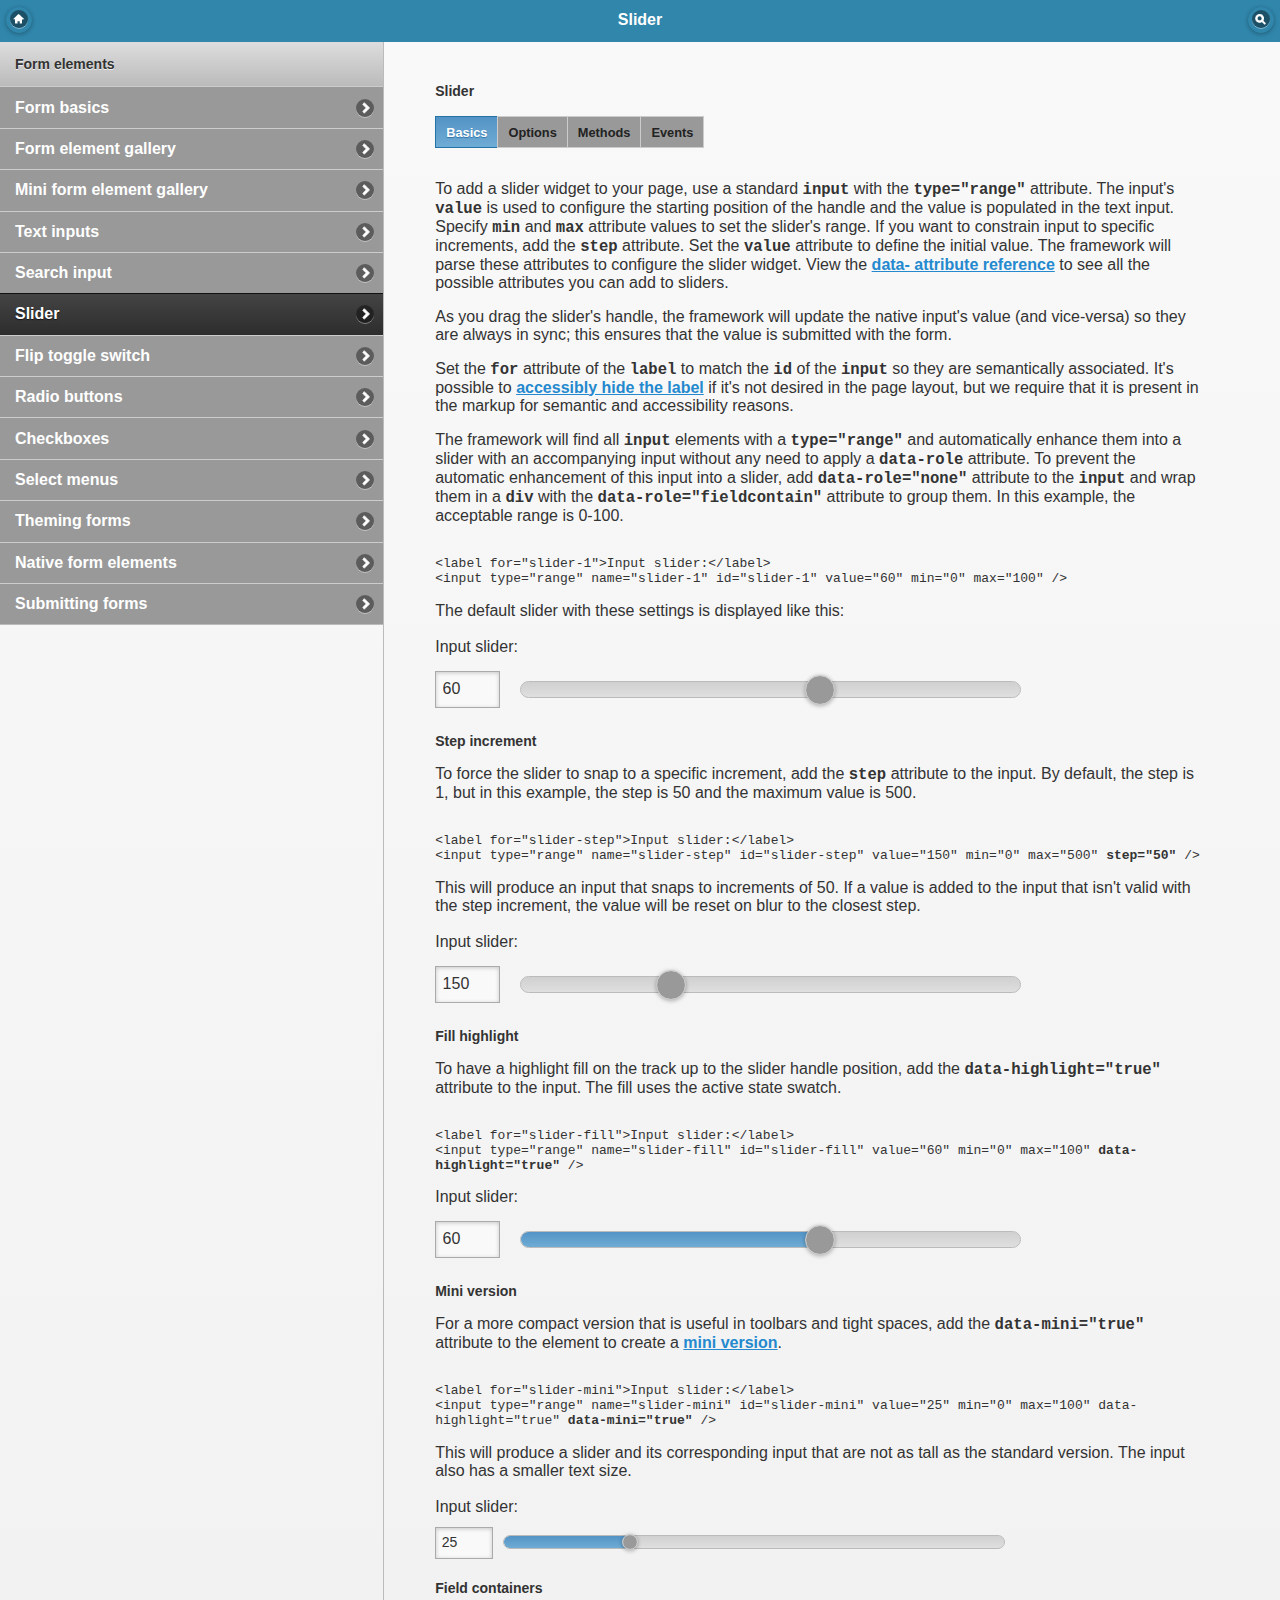
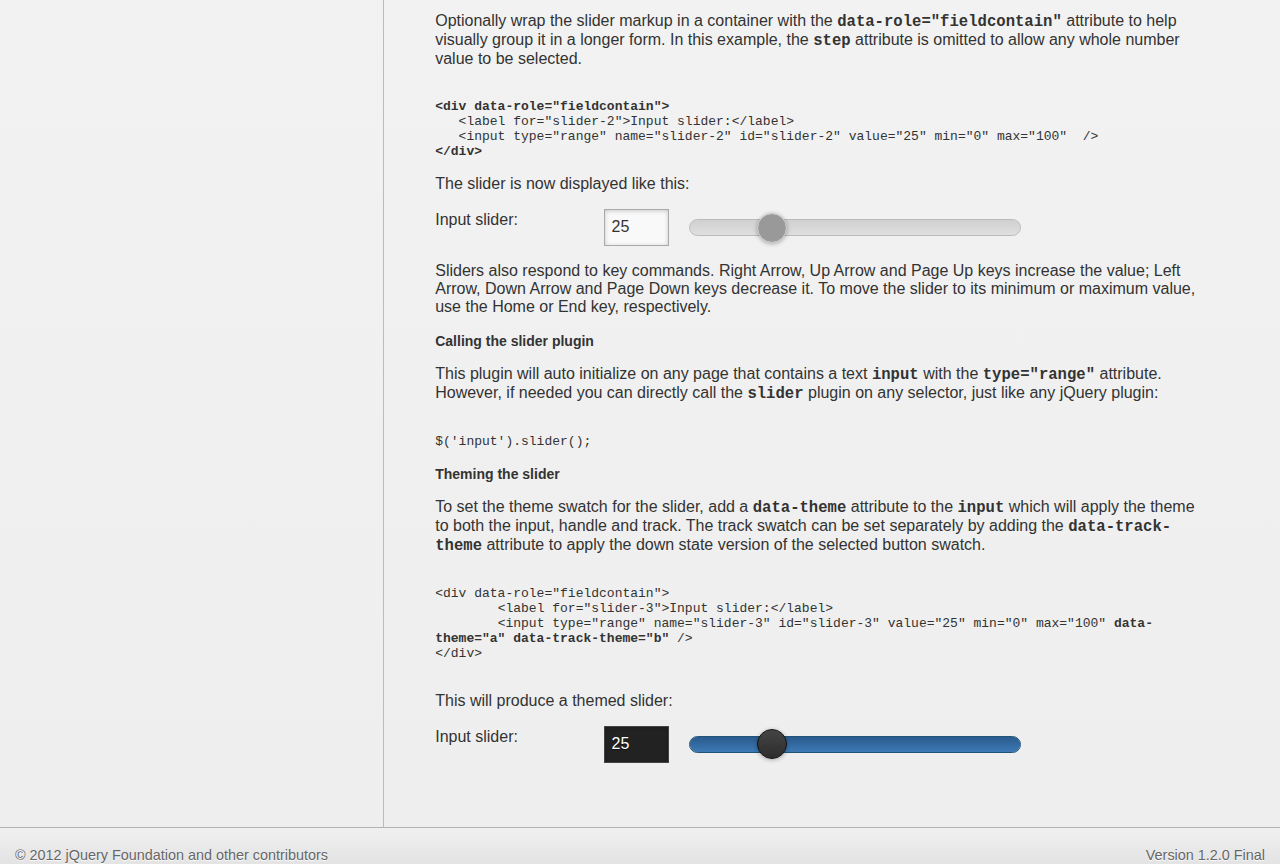
<file: docs/forms/slider/index.html>
<!DOCTYPE html>
<html>
	<head>
	<meta charset="utf-8">
	<meta name="viewport" content="width=device-width, initial-scale=1">
	<title>jQuery Mobile Docs - Slider</title>
	<link rel="stylesheet"  href="../../../css/themes/default/jquery.mobile-1.2.0.css" />
	<link rel="stylesheet" href="../../_assets/css/jqm-docs.css"/>
	<script src="../../../js/jquery.js"></script>
	<script src="../../../docs/_assets/js/jqm-docs.js"></script>
	<script src="../../../js/jquery.mobile-1.2.0.js"></script>

</head>
<body>

	<div data-role="page" class="type-interior">

		<div data-role="header" data-theme="f">
		<h1>Slider</h1>
		<a href="../../../" data-icon="home" data-iconpos="notext" data-direction="reverse">Home</a>
		<a href="../../nav.html" data-icon="search" data-iconpos="notext" data-rel="dialog" data-transition="fade">Search</a>
	</div><!-- /header -->

	<div data-role="content">
		<div class="content-primary">

		<form action="#" method="get">
			<h2>Slider</h2>

			<ul data-role="controlgroup" data-type="horizontal" class="localnav">
				<li><a href="index.html" data-role="button" data-transition="fade" class="ui-btn-active">Basics</a></li>
				<li><a href="options.html" data-role="button" data-transition="fade">Options</a></li>
				<li><a href="methods.html" data-role="button" data-transition="fade">Methods</a></li>
				<li><a href="events.html" data-role="button" data-transition="fade">Events</a></li>
			</ul>

			<p>To add a slider widget to your page, use a standard <code>input</code> with the <code>type="range"</code> attribute.  The input's <code>value</code> is used to configure the starting position of the handle and the value is populated in the text input. Specify <code>min</code> and <code>max</code> attribute values to set the slider's range. If you want to constrain input to specific increments, add the <code>step</code> attribute. Set the <code>value</code> attribute to define the initial value. The framework will parse these attributes to configure the slider widget. View the <a href="../../api/data-attributes.html">data- attribute reference</a> to see all the possible attributes you can add to sliders.</p>

			<p>As you drag the slider's handle, the framework will update the native input's value (and vice-versa) so they are always in sync; this ensures that the value is submitted with the form.</p>
			<p>Set the <code>for</code> attribute of the <code>label</code> to match the <code>id</code> of the <code>input</code> so they are semantically associated. It's possible to <a href="../docs-forms.html">accessibly hide the label</a> if it's not desired in the page layout, but we require that it is present in the markup for semantic and accessibility reasons.</p>

			<p>The framework will find all <code>input</code> elements with a <code>type="range"</code> and automatically enhance them into a slider with an accompanying input without any need to apply a <code>data-role</code> attribute. To prevent the automatic enhancement of this input into a slider, add <code>data-role="none"</code> attribute to the <code>input</code> and wrap them in a <code>div</code> with the <code> data-role="fieldcontain"</code> attribute to group them. In this example, the acceptable range is 0-100. </p>

<pre><code>
&lt;label for=&quot;slider-1&quot;&gt;Input slider:&lt;/label&gt;
&lt;input type=&quot;range&quot; name=&quot;slider-1&quot; id=&quot;slider-1&quot; value=&quot;60&quot; min=&quot;0&quot; max=&quot;100&quot; /&gt;
</code></pre>

				<p>The default slider with these settings is displayed like this:</p>
				<label for="slider-1">Input slider:</label>
				<input type="range" name="slider-1" id="slider-1" value="60" min="0" max="100" />
				
				<h2>Step increment</h2>

				<p>To force the slider to snap to a specific increment, add the <code>step</code> attribute to the input. By default, the step is 1, but in this example, the step is 50 and the maximum value is 500.</p>

<pre><code>
&lt;label for=&quot;slider-step&quot;&gt;Input slider:&lt;/label&gt;
&lt;input type=&quot;range&quot; name=&quot;slider-step&quot; id=&quot;slider-step&quot; value=&quot;150&quot; min=&quot;0&quot; max=&quot;500&quot; <strong>step=&quot;50&quot;</strong> /&gt;
</code></pre>

				<p>This will produce an input that snaps to increments of 50. If a value is added to the input that isn't valid with the step increment, the value will be reset on blur to the closest step.</p>
		        <label for="slider-step">Input slider:</label>
				<input type="range" name="slider-step" id="slider-step" value="150" min="0" max="500" step="50" />
				
				
				<h2>Fill highlight</h2>

				<p>To have a highlight fill on the track up to the slider handle position, add the <code>data-highlight="true"</code> attribute to the input. The fill uses the active state swatch. </p>

<pre><code>
&lt;label for=&quot;slider-fill&quot;&gt;Input slider:&lt;/label&gt;
&lt;input type=&quot;range&quot; name=&quot;slider-fill&quot; id=&quot;slider-fill&quot; value=&quot;60&quot; min=&quot;0&quot; max=&quot;100&quot; <strong>data-highlight=&quot;true&quot;</strong> /&gt;
</code></pre>

		        <label for="slider-fill">Input slider:</label>
				<input type="range" name="slider-fill" id="slider-fill" value="60" min="0" max="100" data-highlight="true" />
	
				
				<h2>Mini version</h2>

				<p>For a more compact version that is useful in toolbars and tight spaces, add the <code>data-mini="true"</code> attribute to the element to create a <a href="../forms-all-mini.html">mini version</a>. </p>

<pre><code>
&lt;label for=&quot;slider-mini&quot;&gt;Input slider:&lt;/label&gt;
&lt;input type=&quot;range&quot; name=&quot;slider-mini&quot; id=&quot;slider-mini&quot; value=&quot;25&quot; min=&quot;0&quot; max=&quot;100&quot; data-highlight=&quot;true&quot; <strong>data-mini=&quot;true&quot;</strong> /&gt;
</code></pre>

				<p>This will produce a slider and its corresponding input that are not as tall as the standard version. The input also has a smaller text size.</p>
		        <label for="slider-mini">Input slider:</label>
				<input type="range" name="slider-mini" id="slider-mini" value="25" min="0" max="100" data-highlight="true" data-mini="true" />

				<h2>Field containers</h2>
					
				<p>Optionally wrap the slider markup in a container with the <code>data-role="fieldcontain"</code> attribute to help visually group it in a longer form. In this example, the <code>step</code> attribute is omitted to allow any whole number value to be selected.</p>


<pre><code>
<strong>&lt;div data-role=&quot;fieldcontain&quot;&gt;
</strong>   &lt;label for=&quot;slider-2&quot;&gt;Input slider:&lt;/label&gt;
   &lt;input type=&quot;range&quot; name=&quot;slider-2&quot; id=&quot;slider-2&quot; value=&quot;25&quot; min=&quot;0&quot; max=&quot;100&quot;  /&gt;
<strong>&lt;/div&gt;
</strong></code></pre>

			<p>The slider is now displayed like this:</p>
			<div data-role="fieldcontain">
				<label for="slider-2">Input slider:</label>
				<input type="range" name="slider-2" id="slider-2" value="25" min="0" max="100" />
			</div>

			<p>Sliders also respond to key commands. Right Arrow, Up Arrow and Page Up keys increase the value; Left Arrow, Down Arrow and Page Down keys decrease it. To move the slider to its minimum or maximum value, use the Home or End key, respectively.</p>


		<h2>Calling the slider plugin</h2>

<p>This plugin will auto initialize on any page that contains a text <code>input</code> with the <code>type="range"</code> attribute. However, if needed you can directly call the <code>slider</code> plugin on any selector, just like any jQuery plugin:</p>
<pre><code>
$('input').slider();
</code></pre>


		<h2>Theming the slider</h2>
		<p>To set the theme swatch for the slider, add a <code>data-theme</code> attribute to the <code>input</code> which will apply the theme to both the input, handle and track. The track swatch can be set separately by adding the  <code>data-track-theme</code> attribute to apply the down state version of the selected button swatch.</p>

		<pre><code>
&lt;div data-role=&quot;fieldcontain&quot;&gt;
	&lt;label for=&quot;slider-3&quot;&gt;Input slider:&lt;/label&gt;
	&lt;input type=&quot;range&quot; name=&quot;slider-3&quot; id=&quot;slider-3&quot; value=&quot;25&quot; min=&quot;0&quot; max=&quot;100&quot; <strong>data-theme=&quot;a&quot; data-track-theme=&quot;b&quot;</strong> /&gt;
&lt;/div&gt;
		</code></pre>

		<p>This will produce a themed slider:</p>
		<div data-role="fieldcontain">
			<label for="slider-3">Input slider:</label>
			<input type="range" name="slider-3" id="slider-3" value="25" min="0" max="100" data-theme="a" data-track-theme="b" />
		</div>
		</form>
	</div><!--/content-primary -->

	<div class="content-secondary">

		<div data-role="collapsible" data-collapsed="true" data-theme="b" data-content-theme="d">

				<h3>More in this section</h3>

				<ul data-role="listview" data-theme="c" data-dividertheme="d">

					<li data-role="list-divider">Form elements</li>
					<li><a href="../docs-forms.html">Form basics</a></li>
					<li><a href="../forms-all.html">Form element gallery</a></li>
					<li><a href="../forms-all-mini.html">Mini form element gallery</a></li>
					<li><a href="../textinputs/index.html">Text inputs</a></li>
					<li><a href="../search/">Search input</a></li>
					<li data-theme="a"><a href="index.html">Slider</a></li>
					<li><a href="../switch/">Flip toggle switch</a></li>
					<li><a href="../radiobuttons/">Radio buttons</a></li>
					<li><a href="../checkboxes/">Checkboxes</a></li>
					<li><a href="../selects/">Select menus</a></li>
					<li><a href="../forms-themes.html">Theming forms</a></li>
					<li><a href="../forms-all-native.html">Native form elements</a></li>
					<li><a href="../forms-sample.html">Submitting forms</a></li>


				</ul>
		</div>
	</div>

</div><!-- /content -->

<div data-role="footer" class="footer-docs" data-theme="c">
		<p class="jqm-version"></p>
		<p>&copy; 2012 jQuery Foundation and other contributors</p>
</div>

</div><!-- /page -->

</body>
</html>
</file>
<file: docs/_assets/css/jqm-docs.css>
/* jqm docs css

Beware: lots of last-minute CSS going on in here 
cobblers, shoes, 
*/

body { background: #f9f9f9; padding:13px; }
body.ui-mobile-viewport { padding: 0; }
body, input, textarea, select, button { font-family: Helvetica, Arial, san-serif; }
.ui-mobile .type-home .ui-content { margin: 0; background: #e5e5e5 url(../images/bg_ltBrown.png) top center repeat-x; }
.ui-mobile #jqm-homeheader { padding: 10px 10px 0; text-align: center;  margin: 0 auto; }
.ui-mobile #jqm-homeheader h1 { margin: 0 0 ; }
.ui-mobile #jqm-homeheader p { margin: .3em 0 0; line-height: 1.3; font-size: .9em; font-weight: bold; color: #666; }

.type-home .ui-content .jqm-version {
	display: block;
	position: absolute;
	width: 96px;
	border: solid #fff;
	border-width: 2px 1px;
	padding: .25em 2.25em;
	margin: 0 15px 0 0;
	right: 0;
	top: -2px;
	background: #f7cf57;
	color: #000;
	font-size: .8em;
	font-weight: bold;
	text-align: center;
	text-shadow: 0 1px 1px #fff;
	z-index: 9;
	-webkit-transform: rotate(45deg) translate(4.8em,-1em);
	-moz-transform: rotate(45deg) translate(4.8em,-1em);
	-ms-transform: rotate(45deg) translate(4.8em,-1em);
	-o-transform: rotate(45deg) translate(4.8em,-1em);
	transform: rotate(45deg);
	-webkit-box-shadow: 0 0 6px rgba(0,0,0,.40);
	-moz-box-shadow: 0 0 6px rgba(0,0,0,.40);
	-o-box-shadow: 0 0 6px rgba(0,0,0,.40);
	box-shadow: 0 0 6px rgba(0,0,0,.40);
}

.type-home .ui-content .jqm-version b {
	color: #a21412;
	font-weight: bold;
}

.footer-docs {
	padding: 5px 0;
	clear:both;
	color:#666;
}
.footer-docs p {
	font-weight: normal;
	font-size: .9em;
}
.ui-mobile-viewport .footer-docs p {
	margin: .5em 15px;	
}
.ui-mobile-viewport .footer-docs p.jqm-version {
	font-weight: bold;
}
@media all and (min-width:650px) {
	.ui-mobile-viewport .footer-docs {
		overflow: hidden;		
	}
	.ui-mobile-viewport .footer-docs p {
		margin: 1em 15px;
		float: left;		
	}
	.ui-mobile-viewport .footer-docs p.jqm-version {
		float: right;
		font-weight: normal;
	}
}

h2 { margin:1.2em 0 .4em 0; font-size:14px;}
p code { font-size:1.2em; font-weight:bold; } 
h4 code {font-size:1.2em; font-weight:bold; }

dt { font-weight: bold; margin: 2em 0 .5em; }
dt code, dd code { font-size:1.3em; line-height:150%; }
pre { white-space: pre; white-space: pre-wrap; word-wrap: break-word; }
strong { font-weight: bold; }

#jqm-homeheader img { width: 275px; height: 78px; margin-top:-20px; }
img { max-width: 100%; }

/* fluid images moved from jquery.mobile.core.css*/
.ui-mobile img {
	max-width: 100%;
}

.ui-header .jqm-home { top: 0; }
nav { margin: 0; }

p.intro {
	font-size: .96em;
	line-height: 1.3;
	border-top: 2px solid #9b242d;     /*75ae18*/
	border-bottom: 0;
	background: none;
	margin: 1.5em 0;
	padding: 1.5em 15px 0;
}
p.intro strong {
	color:  #9b242d;     /*558e08*/
}

.type-interior .content-secondary {
	border-right: 0;
	border-left: 0;
	margin: 10px -15px 0;
	background: #fff;
	border-top: 1px solid #ccc;
}
.type-home .ui-content {
	margin-top: 5px;
	overflow: hidden;
	position: relative;
}
.type-interior .ui-content {
	padding-bottom: 0;
}
.content-secondary .ui-collapsible {
	padding: 10px 15px;
}
.content-secondary .ui-collapsible-inset {
	margin: 0;
}
.content-secondary .ui-collapsible-content {
	padding: 0;
	background: none;
}
.content-secondary .ui-listview {
	margin: 0;
}
/* new API additions */

dt {  
	margin: 35px 0 15px 0; 
	background-color:#ddd; 
	font-weight:normal;
}
dt code { 
	display:inline-block; 
	font-weight:bold;
	color:#56A00E; 
	padding:3px 7px; 
	margin-right:10px; 
	background-color:#fff; 
}
dd { 
	margin-bottom:10px; 
}
dd .default { font-weight:bold; }
dd pre { 
	margin:0 0 0 0; 
}
dd code { font-weight: normal; }
dd pre code { 
	margin:0; 
	border:none; 
	font-weight:normal; 
	font-size:100%; 
	background-color:transparent; 
}
dd h4 { margin:15px 0 0 0; }
		
.localnav {
	margin:0 0 20px 0;
}
.ui-mobile-viewport .localnav li {
	float:left;
}
.localnav .ui-btn-inner { 
	padding: .6em 10px; 
	font-size:80%; 
}

/* custom dialog for the photos sharing */
.ui-dialog.dialog-actionsheet .ui-dialog-contain {
	margin-top: 0;
}

/* popup examples */
.type-interior .ui-popup-container .ui-content { padding: 15px !important; }

/* F bar theme - just for the docs overview headers */  /*blue #3086AB    red #9B242D*/
.ui-bar-f {
	border: 1px solid #3086AB;               /*changed from #56A00E*/
	background: 			#3086AB;
	color: 					#fff;
	font-weight: bold;
/*	text-shadow: 0 1px 1px #335413;	*/
	background-image: -webkit-gradient(linear, left top, left bottom, from(#3086AB), to(#3086AB)); /* Saf4+, Chrome */
	background-image: -webkit-linear-gradient(#3086AB, #3086AB); /* Chrome 10+, Saf5.1+ */
	background-image:    -moz-linear-gradient(#3086AB, #3086AB); /* FF3.6 */
	background-image:     -ms-linear-gradient(#3086AB, #3086AB); /* IE10 */
	background-image:      -o-linear-gradient(#3086AB, #3086AB); /* Opera 11.10+ */
	background-image:         linear-gradient(#3086AB, #3086AB);		
}
.ui-bar-f, 
.ui-bar-f input, 
.ui-bar-f select, 
.ui-bar-f textarea, 
.ui-bar-f button {
	font-family: Helvetica, Arial, sans-serif /*{global-font-family}*/;
}

.ui-bar-f,
.ui-bar-f .ui-link-inherit {
	color: 					#fff;
}
.ui-bar-f .ui-link {
	color: 					#fff;
	font-weight: bold;
}
.ui-btn-up-f {
	border: 1px solid 		#3086AB;  /*same value as following background to help keep flat*/
	background: 			#3086AB;
/*	font-weight: bold;*/
	color: 					#fff;
/*	text-shadow: 0 1px 1px #234403;
*/	background-image: -webkit-gradient(linear, left top, left bottom, from(#3086AB), to(#3086AB)); /* Saf4+, Chrome */
	background-image: -webkit-linear-gradient(#3086AB, #3086AB); /* Chrome 10+, Saf5.1+ */
	background-image:    -moz-linear-gradient(#3086AB, #3086AB); /* FF3.6 */
	background-image:     -ms-linear-gradient(#3086AB, #3086AB); /* IE10 */
	background-image:      -o-linear-gradient(#3086AB, #3086AB); /* Opera 11.10+ */
	background-image:         linear-gradient(#3086AB, #3086AB);
}
.ui-btn-up-f a.ui-link-inherit {
	color: 					#fff;
}
.ui-btn-hover-f {
	border: 1px solid 		#3a88aa;
	background: 			#3086AB; 
/*	opacity:.7;*/
/*	font-weight: bold;*/
	color: 					#fff;
/*	text-shadow: 0 1px 1px #234403;
*/	background-image: -webkit-gradient(linear, left top, left bottom, from(#9B242D), to(#9B242D)); /* Saf4+, Chrome */
	background-image: -webkit-linear-gradient(#3086AB, #3086AB); /* Chrome 10+, Saf5.1+ */
	background-image:    -moz-linear-gradient(#3086AB, #3086AB); /* FF3.6 */
	background-image:     -ms-linear-gradient(#3086AB, #3086AB); /* IE10 */
	background-image:      -o-linear-gradient(#3086AB, #3086AB); /* Opera 11.10+ */
	background-image:         linear-gradient(#3086AB, #3086AB);
}
.ui-btn-hover-f a.ui-link-inherit {
	color: 					#fff;
}
.ui-btn-down-f {
/*	border: 1px solid 		#9B242D;
*/	background: 			#3086AB;
/*	font-weight: bold;
*/	color: 					#fff;
/*	text-shadow: 0 1px 1px #234403;
*/	background-image: -webkit-gradient(linear, left top, left bottom, from(#3086AB), to(#3086AB)); /* Saf4+, Chrome */
	background-image: -webkit-linear-gradient(#3086AB, #3086AB); /* Chrome 10+, Saf5.1+ */
	background-image:    -moz-linear-gradient(#3086AB, #3086AB); /* FF3.6 */
	background-image:     -ms-linear-gradient(#3086AB, #3086AB); /* IE10 */
	background-image:      -o-linear-gradient(#3086AB, #3086AB); /* Opera 11.10+ */
	background-image:         linear-gradient(#3086AB, #3086AB);
}
.ui-btn-down-f a.ui-link-inherit {
	color: 					#fff;
}
.ui-btn-up-f,
.ui-btn-hover-f,
.ui-btn-down-f {
	font-family: Helvetica, Arial, sans-serif;
	text-decoration: none;
}


/* G bar theme - just for the docs overview headers */
.ui-bar-g {
	border: 1px solid #b6985e;
	background: 			#b6985e;
	color: 					#fff;
	font-weight: bold;
	text-shadow: 0 1px 1px #335413;	
	background-image: -webkit-gradient(linear, left top, left bottom, from(#b6985e), to(#b6985e)); /* Saf4+, Chrome */
	background-image: -webkit-linear-gradient(#b6985e, #b6985e); /* Chrome 10+, Saf5.1+ */
	background-image:    -moz-linear-gradient(#b6985e, #b6985e); /* FF3.6 */
	background-image:     -ms-linear-gradient(#b6985e, #b6985e); /* IE10 */
	background-image:      -o-linear-gradient(#b6985e, #b6985e); /* Opera 11.10+ */
	background-image:         linear-gradient(#b6985e, #b6985e);		
}
.ui-bar-g, 
.ui-bar-g input, 
.ui-bar-g select, 
.ui-bar-g textarea, 
.ui-bar-g button {
	font-family: Helvetica, Arial, sans-serif /*{global-font-family}*/;
}

.ui-bar-g,
.ui-bar-g .ui-link-inherit {
	color: 					#fff;
}
.ui-bar-g .ui-link {
	color: 					#fff;
	font-weight: bold;
}
.ui-btn-up-g {
	border: 1px solid 		#3B6F07;
	background: 			#56A00E;
	font-weight: bold;
	color: 					#fff;
	text-shadow: 0 1px 1px #234403;
	background-image: -webkit-gradient(linear, left top, left bottom, from(#74b042), to(#56A00E)); /* Saf4+, Chrome */
	background-image: -webkit-linear-gradient(#74b042, #56A00E); /* Chrome 10+, Saf5.1+ */
	background-image:    -moz-linear-gradient(#74b042, #56A00E); /* FF3.6 */
	background-image:     -ms-linear-gradient(#74b042, #56A00E); /* IE10 */
	background-image:      -o-linear-gradient(#74b042, #56A00E); /* Opera 11.10+ */
	background-image:         linear-gradient(#74b042, #56A00E);
}
.ui-btn-up-g a.ui-link-inherit {
	color: 					#fff;
}
.ui-btn-hover-g {
	border: 1px solid 		#3B6F07;
	background: 			#6EBC1F;
	font-weight: bold;
	color: 					#fff;
	text-shadow: 0 1px 1px #234403;
	background-image: -webkit-gradient(linear, left top, left bottom, from(#8FC963), to(#6EBC1F)); /* Saf4+, Chrome */
	background-image: -webkit-linear-gradient(#8FC963, #6EBC1F); /* Chrome 10+, Saf5.1+ */
	background-image:    -moz-linear-gradient(#8FC963, #6EBC1F); /* FF3.6 */
	background-image:     -ms-linear-gradient(#8FC963, #6EBC1F); /* IE10 */
	background-image:      -o-linear-gradient(#8FC963, #6EBC1F); /* Opera 11.10+ */
	background-image:         linear-gradient(#8FC963, #6EBC1F);
}
.ui-btn-hover-g a.ui-link-inherit {
	color: 					#fff;
}
.ui-btn-down-g {
	border: 1px solid 		#3B6F07;
	background: 			#3d3d3d;
	font-weight: bold;
	color: 					#fff;
	text-shadow: 0 1px 1px #234403;
	background-image: -webkit-gradient(linear, left top, left bottom, from(#56A00E), to(#64A234)); /* Saf4+, Chrome */
	background-image: -webkit-linear-gradient(#56A00E, #64A234); /* Chrome 10+, Saf5.1+ */
	background-image:    -moz-linear-gradient(#56A00E, #64A234); /* FF3.6 */
	background-image:     -ms-linear-gradient(#56A00E, #64A234); /* IE10 */
	background-image:      -o-linear-gradient(#56A00E, #64A234); /* Opera 11.10+ */
	background-image:         linear-gradient(#56A00E, #64A234);
}
.ui-btn-down-g a.ui-link-inherit {
	color: 					#fff;
}
.ui-btn-up-g,
.ui-btn-hover-g,
.ui-btn-down-g {
	font-family: Helvetica, Arial, sans-serif;
	text-decoration: none;
}




/* docs site layout */

@media all and (min-width: 650px){
	
	.type-home .ui-content {
		margin-top: 5px;
	}
	.ui-mobile #jqm-homeheader {
		max-width: 340px;
	}
	p.intro {
		margin: 2em 0;
	}
	.type-home .ui-content,
	.type-interior > .ui-content {
		padding: 0;
	}
	.type-interior > .ui-content {
		overflow: hidden;
	}
	.content-secondary {
		text-align: left;
		float: left;
		width: 45%;
	}
	.content-secondary,
	.type-interior .content-secondary {
		margin: 30px 0 20px 2%;
		padding: 20px 4% 0 0;
		background: none;
		border-top: none;
		position: relative;
	}
	.type-interior .content-secondary::after {
		content: "";
		display: inline-block;
		position: absolute;
		top: 0;
		right: 0;
		height: 1px;
		width: 1px;
		margin-bottom: -9999px;
		padding-bottom: 9999px;
		background: #bbb;
	}
	.type-index .content-secondary {
		padding: 0;
	}
	.content-secondary .ui-collapsible {
		margin: 0;
		padding: 0;
	}
	.content-secondary .ui-collapsible-content {
		border-left: none;
		border-right: none;
	}
	.type-index .content-secondary .ui-listview {
		margin: 0;
	}
	.ui-mobile #jqm-homeheader {
/*		padding: 30px 10px 0;
*/		padding: 0;
	}
	.content-primary {
		width: 45%;
		float: right;
		margin-top: 30px;
		margin-right: 1%;
		padding-right: 1%;
	}
	.content-primary ul:first-child {
		margin-top: 0;
	}
	/* collapsible non-inset example */
	.content-primary .ui-collapsible-content ul:first-child {
		margin-top: -10px;
	}
	.content-secondary h2 {
		position: absolute;
		left: -9999px;
	}
	.type-interior .content-primary {
		padding: 1.5em 6% 3em 0;
		margin: 0;
	}
	/* fix up the collapsibles - expanded on desktop */
	.content-secondary .ui-collapsible-inset {
		margin-bottom: -1px;
	}
	.content-secondary .ui-collapsible-heading {
		display: none;
	}
	.content-secondary .ui-collapsible-contain {
		margin:0;
	}
	.content-secondary .ui-collapsible-content {
		display: block;
		margin: 0;
		padding: 0;
	}
	.content-secondary .ui-collapsible-content,
	.content-secondary .ui-collapsible-content > .ui-listview .ui-li-last {
		border-bottom-left-radius: 0;
		border-bottom-right-radius: 0;
	}
	.type-interior  .content-secondary .ui-li-divider {
		padding-top: 1em;
		padding-bottom: 1em;
	}
	.type-interior .content-secondary {
		margin: 0;
		padding: 0;
	}
	
}
@media all and (min-width: 750px){
	.type-home .ui-content {
		background-position: 39%;
	}
	.content-secondary {
		width: 34%;
	}
	.content-primary {
		width: 56%;
		padding-right: 1%;
	}
}

@media all and (min-width: 1200px){
	.type-home .ui-content{
		background-position: 38.5%;
	}
	.content-secondary {
		width: 30%;
		padding-right:6%;
		margin: 30px 0 20px 5%;
	}
	.type-interior .content-secondary {
		margin: 0;
		padding: 0;
	}
	.content-primary {
		width: 50%;
		margin-right: 5%;
		padding-right: 3%;
	}
	.type-interior .content-primary {
		width: 60%;
	}
}

/* reset for popup examples */
.type-interior .ui-popup.ui-content,
.type-interior .ui-popup .ui-content {
	background-position: 0 0;
	background-repeat: no-repeat;
	overflow: visible;
}

/* tables documenting enum-type settings */
.enum-value {
	vertical-align: top;
	white-space: nowrap;
}

/* Navbar examples */
.content-primary > .ui-header,
.content-primary > .ui-footer {
	overflow: hidden;
}

/* list styles */
ul { margin:0; padding-left:0; }
ul li { list-style:none; padding:.7em 0; margin:0; border-bottom:1px solid #e3e3e3; }
ul ul li { border: none;}

dl dd ul { padding-left: 40px; }
dl dd ul li { list-style: disc; }
dl dd ul li li { list-style: circle; }
dl dd ul li li li { list-style: square; }
dl dd ul li { border: none; }

.ui-mobile-viewport .localnav li {
	border: none;	
}
</file>
